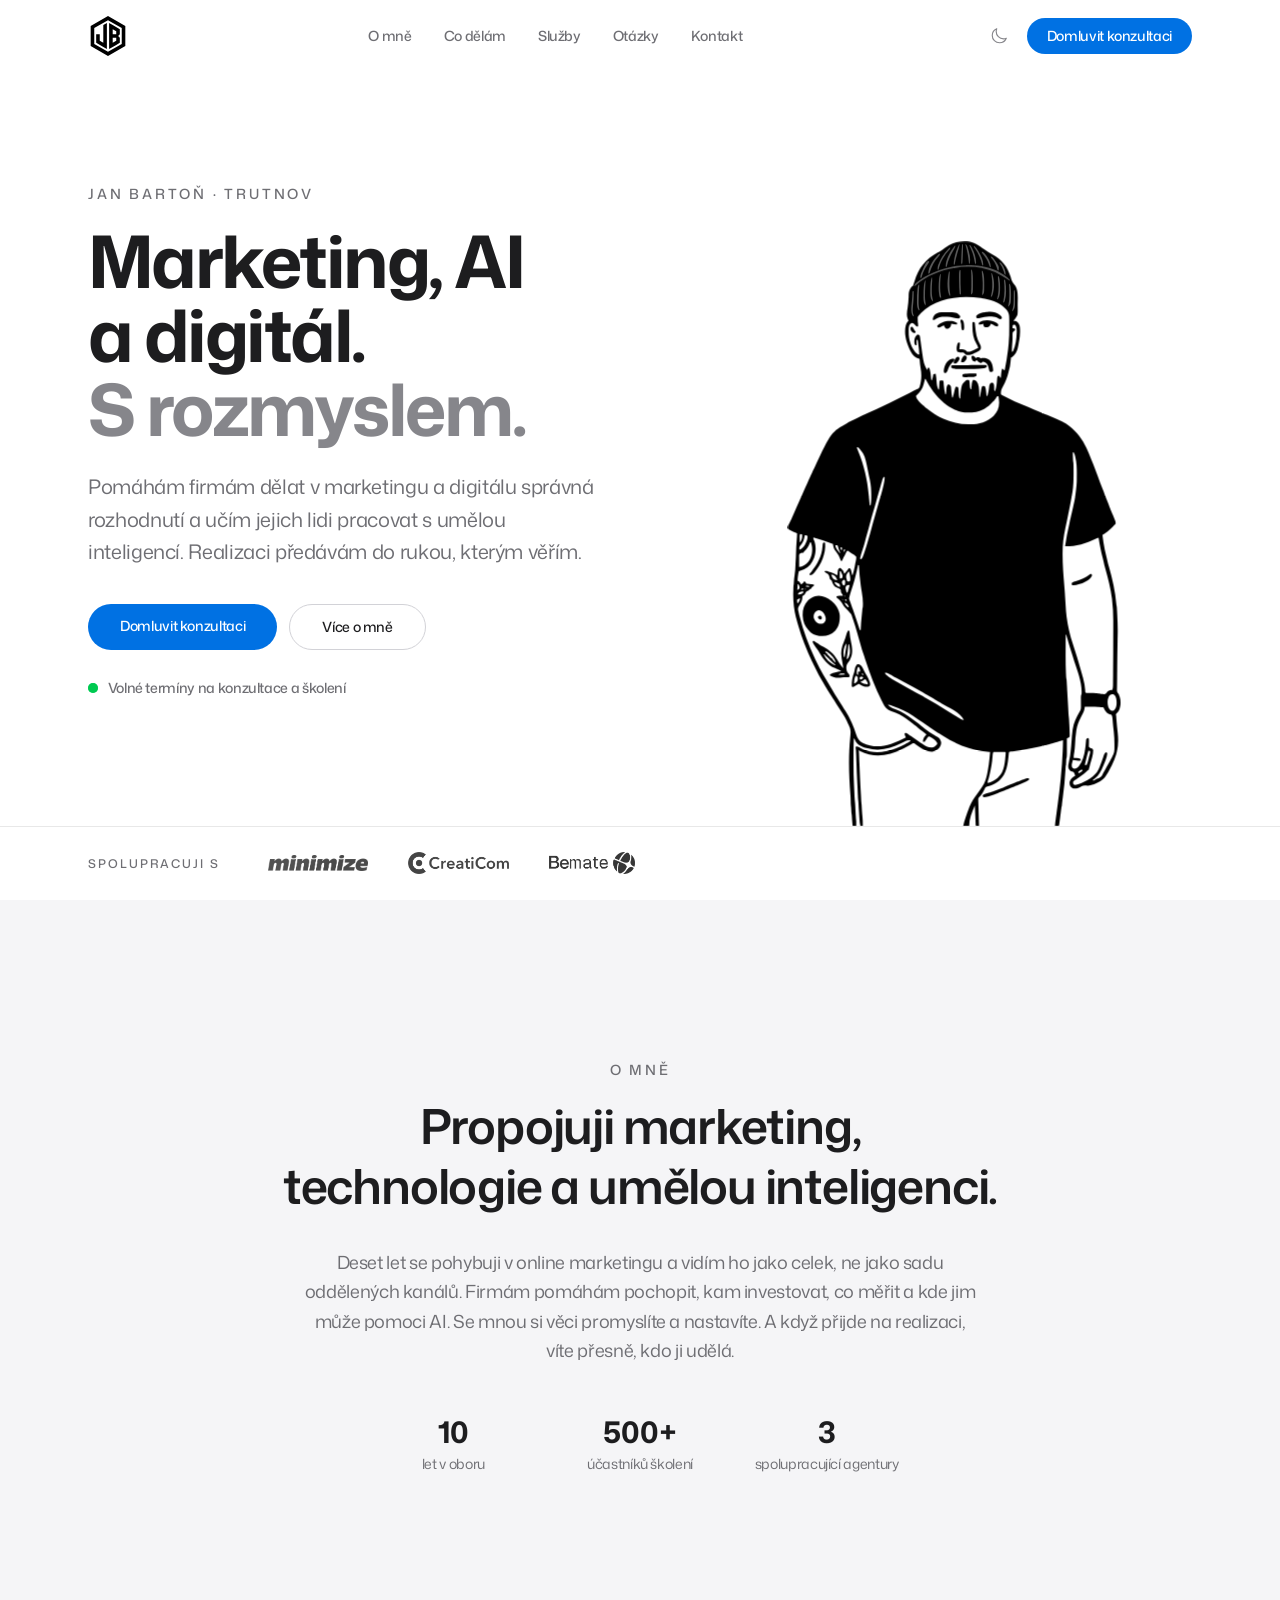
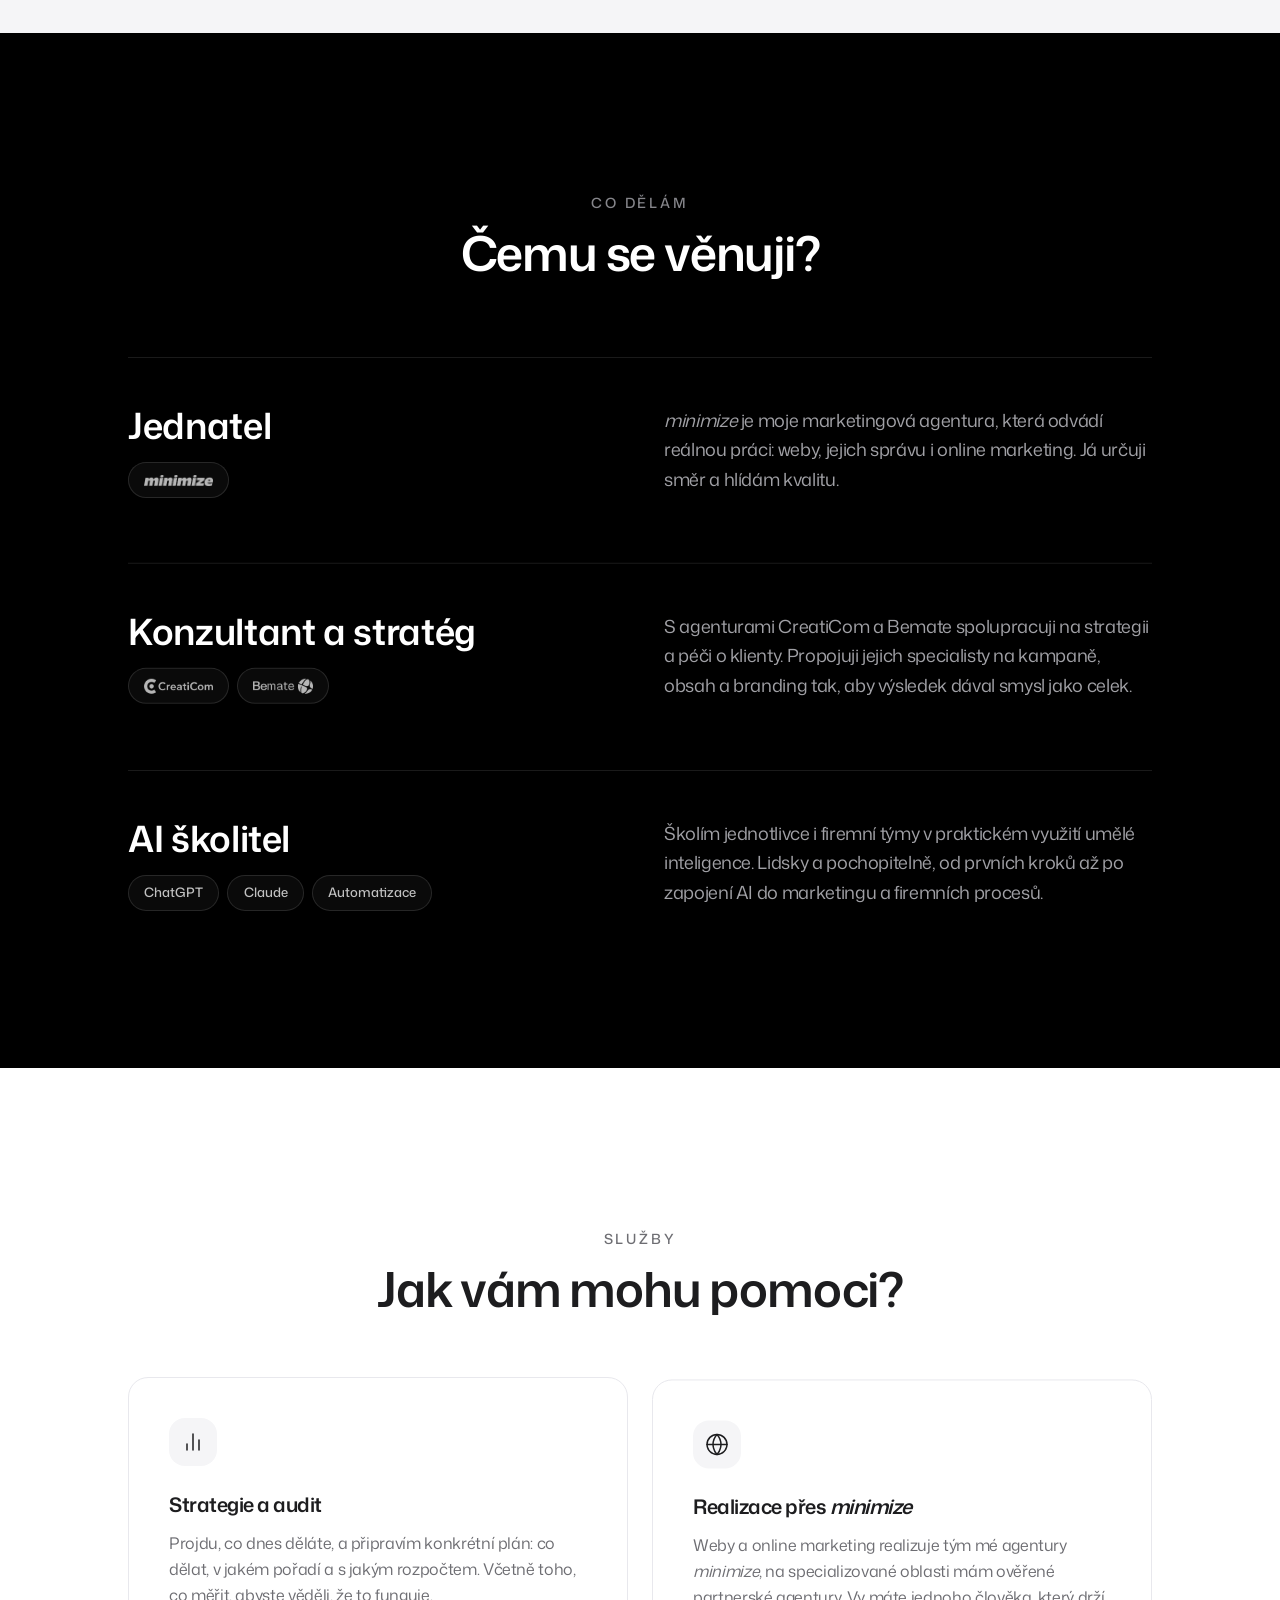
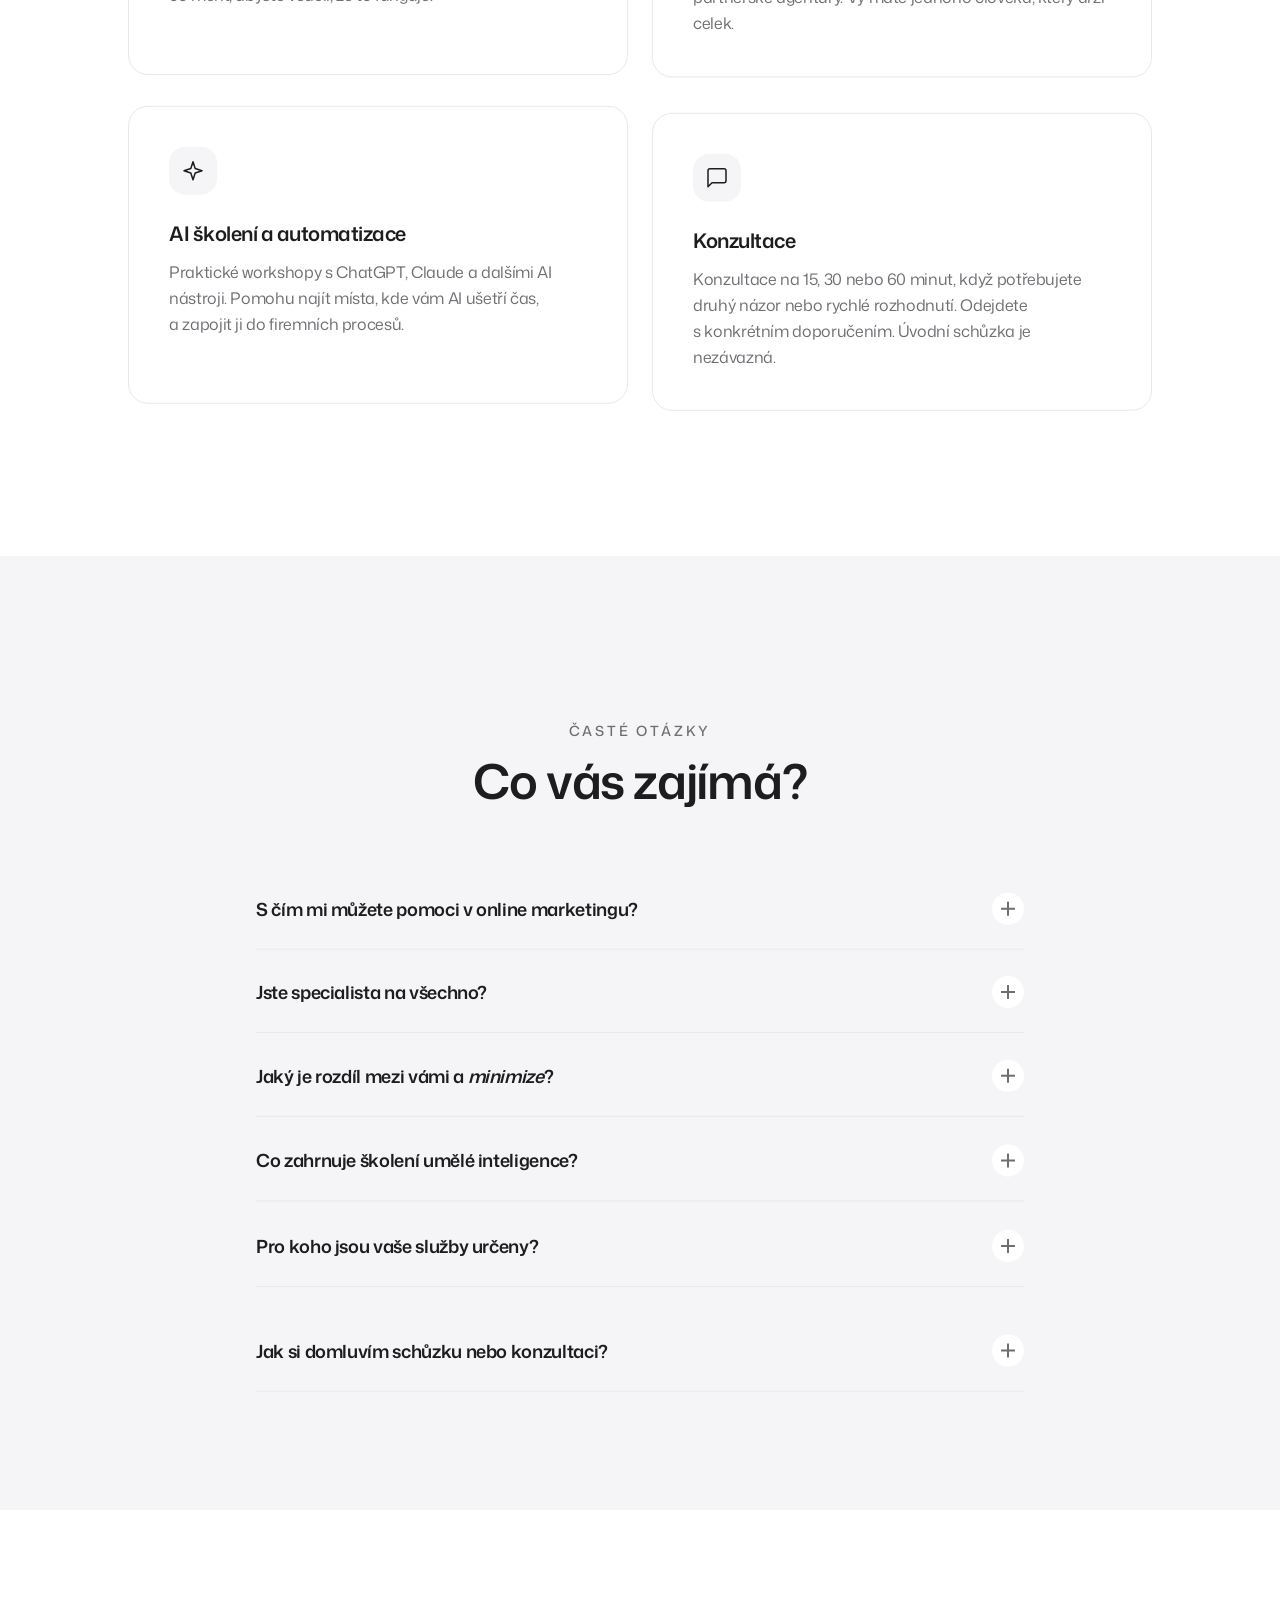
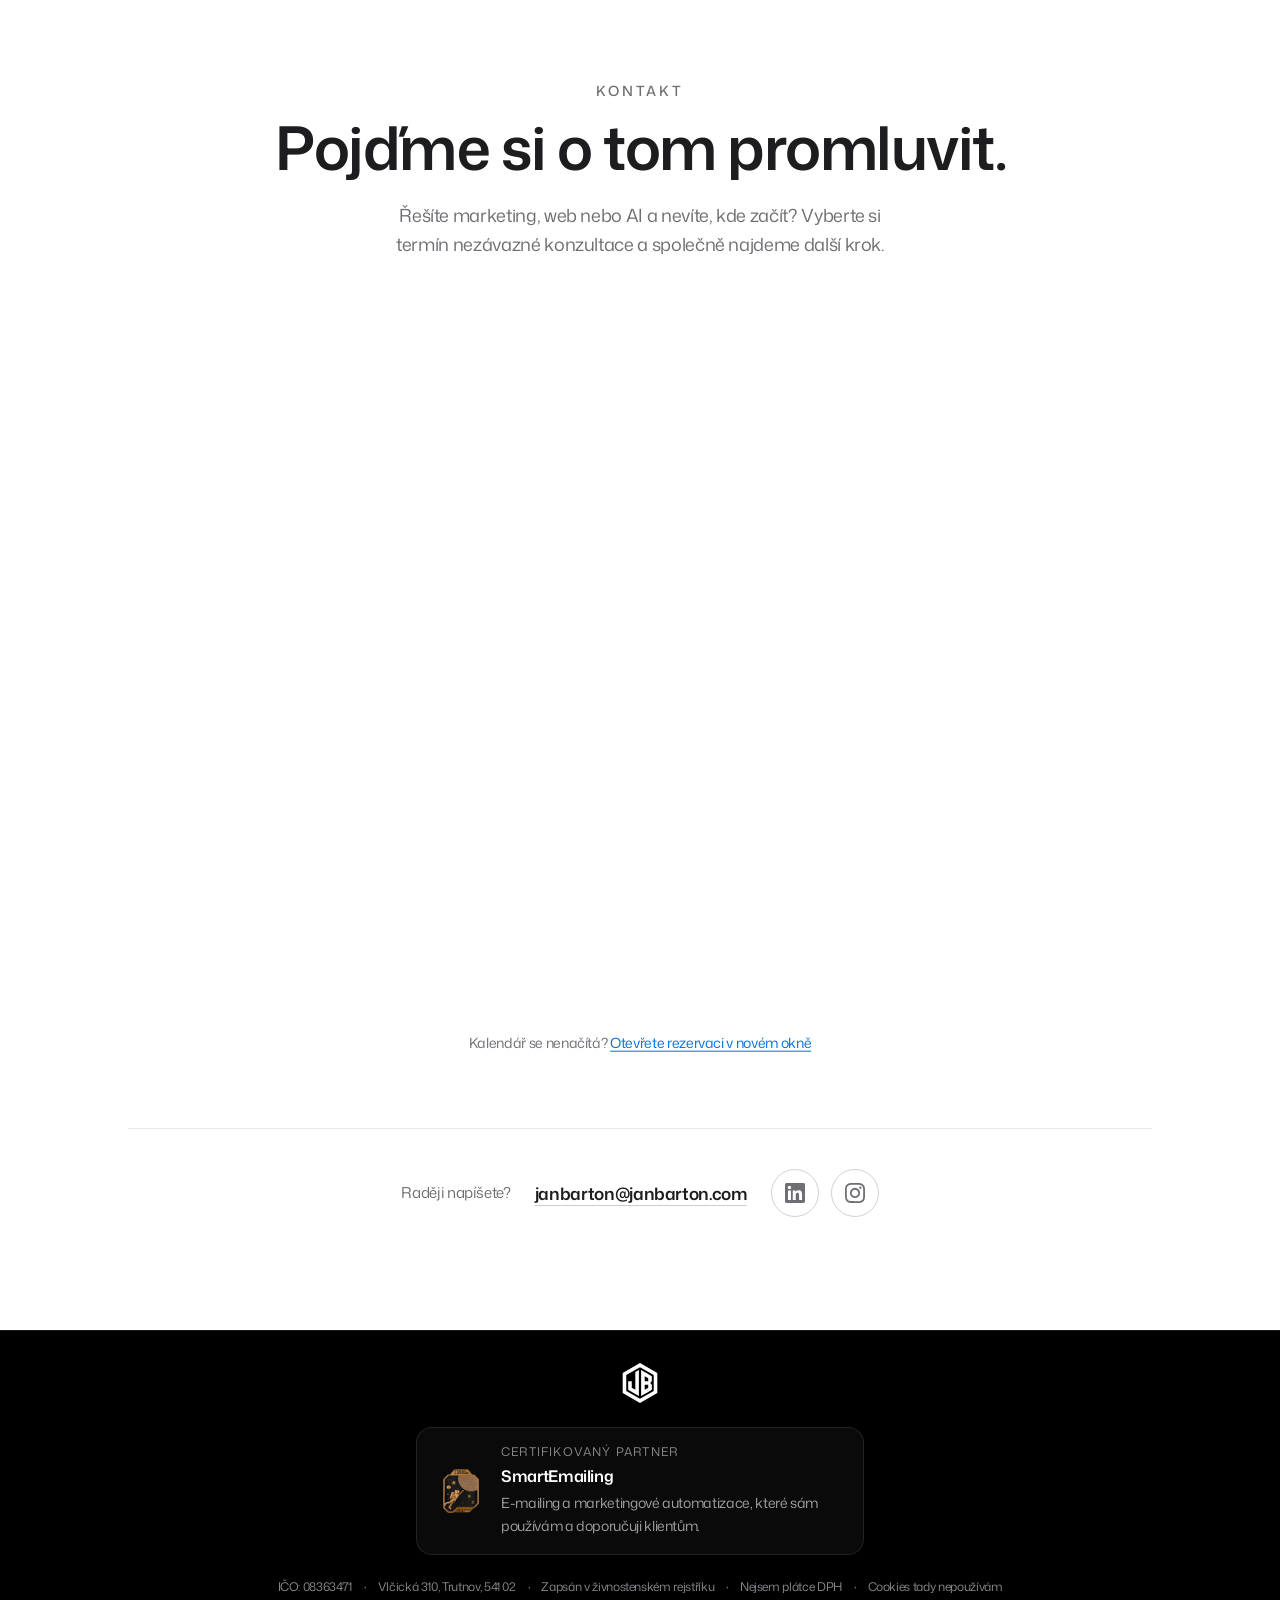
<file: index.html>
<!DOCTYPE html><!--1dl4Jmm3mFd2Io_cz2XsY--><html lang="cs" class="inter_991aebb-module__bYvC1W__variable"><head><meta charSet="utf-8"/><meta name="viewport" content="width=device-width, initial-scale=1"/><link rel="preload" href="/_next/static/media/mona-sans-latin-ext-wght-normal.woff2" as="font" crossorigin="" type="font/woff2"/><link rel="preload" href="/_next/static/media/mona-sans-latin-wght-normal.woff2" as="font" crossorigin="" type="font/woff2"/><link rel="preload" href="/images/logo.svg" as="image"/><link rel="preload" href="/images/Bronze.webp" as="image"/><link rel="stylesheet" href="/_next/static/chunks/47d79bdc0156938c.css" data-precedence="next"/><link rel="preload" as="script" fetchPriority="low" href="/_next/static/chunks/623a35daf8ac5ddb.js"/><script src="/_next/static/chunks/806bdb8e4a6a9b95.js" async=""></script><script src="/_next/static/chunks/d1e380e53588e373.js" async=""></script><script src="/_next/static/chunks/f2f58a7e93290fbb.js" async=""></script><script src="/_next/static/chunks/turbopack-8884b405076b151d.js" async=""></script><script src="/_next/static/chunks/ff1a16fafef87110.js" async=""></script><script src="/_next/static/chunks/d2be314c3ece3fbe.js" async=""></script><script src="/_next/static/chunks/7c92e96509cd355e.js" async=""></script><script src="/_next/static/chunks/8dcc18ef85d5a2da.js" async=""></script><link rel="preload" as="image" type="image/webp" imageSrcSet="/images/jan-barton-300w.webp 300w, /images/jan-barton-380w.webp 380w, /images/jan-barton-680w.webp 680w, /images/jan-barton-760w.webp 760w" imageSizes="(max-width: 1023px) 260px, 440px"/><link rel="preload" as="image" type="image/webp" href="/images/jan-barton-380w.webp" imageSrcSet="/images/jan-barton-300w.webp 300w, /images/jan-barton-380w.webp 380w, /images/jan-barton-680w.webp 680w, /images/jan-barton-760w.webp 760w" imageSizes="(max-width: 1023px) 260px, 440px"/><link rel="dns-prefetch" href="https://brain.janbarton.com"/><meta name="next-size-adjust" content=""/><title>Jan Bartoň – konzultant pro marketing, AI a digitální strategii</title><meta name="description" content="Jan Bartoň – konzultant pro marketing, AI a digitální strategii. Konzultace, strategie a školení umělé inteligence. Jednatel marketingové agentury minimize, spolupracuji s agenturami CreatiCom a Bemate."/><link rel="author" href="https://janbarton.com"/><meta name="author" content="Jan Bartoň"/><meta name="keywords" content="marketingový konzultant,digitální strategie,AI školení,umělá inteligence,online marketing,digitální marketing,marketing konzultace,automatizace,Jan Bartoň,minimize,CreatiCom,Bemate"/><meta name="creator" content="Jan Bartoň"/><meta name="robots" content="index, follow"/><meta name="googlebot" content="index, follow, max-video-preview:-1, max-image-preview:large, max-snippet:-1"/><link rel="canonical" href="https://janbarton.com/"/><meta property="og:title" content="Jan Bartoň – konzultant pro marketing, AI a digitální strategii"/><meta property="og:description" content="Konzultace, strategie a školení umělé inteligence. Pomáhám firmám dělat marketing a digitál s rozmyslem."/><meta property="og:url" content="https://janbarton.com/"/><meta property="og:site_name" content="Jan Bartoň"/><meta property="og:locale" content="cs_CZ"/><meta property="og:image" content="https://janbarton.com/images/og-image.png"/><meta property="og:image:width" content="1200"/><meta property="og:image:height" content="630"/><meta property="og:image:alt" content="Jan Bartoň – konzultant pro marketing a AI"/><meta property="og:type" content="website"/><meta name="twitter:card" content="summary_large_image"/><meta name="twitter:title" content="Jan Bartoň – marketing, AI a digitální strategie"/><meta name="twitter:description" content="Konzultace, strategie a školení umělé inteligence. Pomáhám firmám dělat marketing a digitál s rozmyslem."/><meta name="twitter:image" content="https://janbarton.com/images/og-image.png"/><link rel="icon" href="/favicon.ico?favicon.0b3bf435.ico" sizes="256x256" type="image/x-icon"/><link rel="icon" href="/images/logo.svg" type="image/svg+xml"/><link rel="apple-touch-icon" href="/images/logo.png"/><script>(function(){var d=document.documentElement;d.classList.add('jb-js');setTimeout(function(){if(!window.__jbh)d.classList.remove('jb-js')},4000);try{var t=localStorage.getItem('theme');if(t==='dark'||(!t&&window.matchMedia('(prefers-color-scheme: dark)').matches)){d.classList.add('dark')}}catch(e){}try{if(!window.matchMedia('(prefers-reduced-motion: reduce)').matches){d.classList.add('jb-draw');setTimeout(function(){if(!window.__jbDraw)d.classList.remove('jb-draw')},3500)}}catch(e){}})()</script><script src="/_next/static/chunks/a6dad97d9634a72d.js" noModule=""></script></head><body class="font-sans antialiased"><div hidden=""><!--$--><!--/$--></div><script type="application/ld+json">{"@context":"https://schema.org","@type":"Person","name":"Jan Bartoň","url":"https://janbarton.com","email":"janbarton@janbarton.com","image":"https://janbarton.com/images/jan-barton.png","jobTitle":"Konzultant pro marketing, AI a digitální strategii","description":"Konzultant a stratég pro online marketing, AI a digitál. Konzultace, strategie a školení umělé inteligence.","knowsAbout":["Online marketing","Marketingová strategie","Digitální strategie","Umělá inteligence","AI školení","Digitální marketing","Automatizace procesů","PPC kampaně","SEO optimalizace"],"worksFor":[{"@type":"Organization","name":"minimize","url":"https://mnmz.cz"},{"@type":"Organization","name":"CreatiCom","url":"https://creaticom.cz"},{"@type":"Organization","name":"Bemate","url":"https://bemate.cz"}],"sameAs":["https://www.linkedin.com/in/janbarton96/","https://www.instagram.com/barton.jpg/"],"nationality":{"@type":"Country","name":"Czech Republic"}}</script><script type="application/ld+json">{"@context":"https://schema.org","@type":"WebSite","name":"Jan Bartoň","url":"https://janbarton.com","description":"Jan Bartoň – konzultant pro marketing, AI a digitální strategii. Konzultace, strategie a školení umělé inteligence. Jednatel marketingové agentury minimize, spolupracuji s agenturami CreatiCom a Bemate.","inLanguage":"cs","author":{"@type":"Person","name":"Jan Bartoň"}}</script><script type="application/ld+json">{"@context":"https://schema.org","@type":"ProfessionalService","name":"Jan Bartoň – marketing, AI a digitální strategie","url":"https://janbarton.com","description":"Konzultace, strategie a školení v oblasti online marketingu, umělé inteligence a automatizace. Realizace přes agenturu minimize a partnerské agentury.","provider":{"@type":"Person","name":"Jan Bartoň"},"areaServed":{"@type":"Country","name":"Czech Republic"},"serviceType":["Strategie a audit","Realizace přes minimize","AI školení a automatizace","Konzultace"],"hasOfferCatalog":{"@type":"OfferCatalog","name":"Služby","itemListElement":[{"@type":"Offer","itemOffered":{"@type":"Service","name":"Strategie a audit","description":"Projdu, co dnes děláte, a připravím konkrétní plán: co dělat, v jakém pořadí a s jakým rozpočtem. Včetně toho, co měřit, abyste věděli, že to funguje."},"position":1},{"@type":"Offer","itemOffered":{"@type":"Service","name":"Realizace přes minimize","description":"Weby a online marketing realizuje tým mé agentury minimize, na specializované oblasti mám ověřené partnerské agentury. Vy máte jednoho člověka, který drží celek."},"position":2},{"@type":"Offer","itemOffered":{"@type":"Service","name":"AI školení a automatizace","description":"Praktické workshopy s ChatGPT, Claude a dalšími AI nástroji. Pomohu najít místa, kde vám AI ušetří čas, a zapojit ji do firemních procesů."},"position":3},{"@type":"Offer","itemOffered":{"@type":"Service","name":"Konzultace","description":"Konzultace na 15, 30 nebo 60 minut, když potřebujete druhý názor nebo rychlé rozhodnutí. Odejdete s konkrétním doporučením. Úvodní schůzka je nezávazná."},"position":4}]}}</script><script type="application/ld+json">{"@context":"https://schema.org","@type":"BreadcrumbList","itemListElement":[{"@type":"ListItem","position":1,"name":"Domů","item":"https://janbarton.com"}]}</script><script type="application/ld+json">{"@context":"https://schema.org","@type":"FAQPage","mainEntity":[{"@type":"Question","name":"S čím mi můžete pomoci v online marketingu?","acceptedAnswer":{"@type":"Answer","text":"Hlavně s rozhodováním. Kam investovat, které kanály dávají smysl, jak nastavit měření a jak poznat, že marketing funguje. Připravím strategii a pak pomohu najít správné lidi na realizaci, ať už v mé agentuře minimize, nebo u partnerů."}},{"@type":"Question","name":"Jste specialista na všechno?","acceptedAnswer":{"@type":"Answer","text":"Samozřejmě, že ne. Za roky praxe ale vidím marketing jako celek a vím, kdo je v čem nejlepší. Po mém boku stojí moje agentura minimize a partnerské agentury CreatiCom a Bemate, které se specializují na konkrétní oblasti, třeba PPC kampaně, obsah nebo branding."}},{"@type":"Question","name":"Jaký je rozdíl mezi vámi a minimize?","acceptedAnswer":{"@type":"Answer","text":"Já radím, nastavuji strategii a školím. minimize je moje marketingová agentura a její tým odvádí samotnou realizaci: weby, jejich správu i online marketing. Můžete začít konzultací se mnou a realizaci pak svěřit minimize nebo partnerským agenturám, podle toho, co dává smysl."}},{"@type":"Question","name":"Co zahrnuje školení umělé inteligence?","acceptedAnswer":{"@type":"Answer","text":"Školím jednotlivce i firemní týmy v praktickém využití AI nástrojů, od ChatGPT a dalších jazykových modelů přes AI v marketingu až po automatizaci pracovních procesů. Školení přizpůsobuji úrovni účastníků i oboru, ve kterém pracují."}},{"@type":"Question","name":"Pro koho jsou vaše služby určeny?","acceptedAnswer":{"@type":"Answer","text":"Pro firmy a podnikatele, kteří chtějí v digitálu dělat méně věcí, ale lépe. Od menších firem a e-shopů po týmy ve větších společnostech, které potřebují někoho, kdo rozumí marketingu i technologiím."}},{"@type":"Question","name":"Jak si domluvím schůzku nebo konzultaci?","acceptedAnswer":{"@type":"Answer","text":"Schůzku si snadno naplánujete přímo na mém webu v sekci Kontakt. Nabízím 15minutové, 30minutové i hodinové konzultace podle vašich potřeb. Úvodní schůzka je nezávazná."}}]}</script><nav class="fixed top-0 left-0 right-0 z-50 transition-all duration-300" style="background-color:transparent;backdrop-filter:none;-webkit-backdrop-filter:none;border-bottom:1px solid transparent"><div class="mx-auto flex max-w-6xl items-center justify-between px-6 transition-all duration-300" style="height:72px"><a href="#" class="flex items-center transition-opacity hover:opacity-60" aria-label="Jan Bartoň – úvod"><img src="/images/logo.svg" alt="" class="transition-all duration-300 dark:invert" style="height:40px;width:40px"/></a><div class="hidden items-center gap-8 sm:flex"><a href="#about" class="text-sm font-medium text-gray-600 transition-colors hover:text-gray-900 dark:text-gray-400 dark:hover:text-white">O mně</a><a href="#roles" class="text-sm font-medium text-gray-600 transition-colors hover:text-gray-900 dark:text-gray-400 dark:hover:text-white">Co dělám</a><a href="#services" class="text-sm font-medium text-gray-600 transition-colors hover:text-gray-900 dark:text-gray-400 dark:hover:text-white">Služby</a><a href="#faq" class="text-sm font-medium text-gray-600 transition-colors hover:text-gray-900 dark:text-gray-400 dark:hover:text-white">Otázky</a><a href="#contact" class="text-sm font-medium text-gray-600 transition-colors hover:text-gray-900 dark:text-gray-400 dark:hover:text-white">Kontakt</a></div><div class="flex items-center gap-3"><button class="flex h-8 w-8 items-center justify-center rounded-full text-gray-500 transition-colors hover:text-gray-900 dark:text-gray-400 dark:hover:text-white" aria-label="Přepnout na tmavý režim"><svg class="h-[18px] w-[18px]" fill="none" viewBox="0 0 24 24" stroke="currentColor" stroke-width="1.5"><path stroke-linecap="round" stroke-linejoin="round" d="M21.752 15.002A9.72 9.72 0 0 1 18 15.75c-5.385 0-9.75-4.365-9.75-9.75 0-1.33.266-2.597.748-3.752A9.753 9.753 0 0 0 3 11.25C3 16.635 7.365 21 12.75 21a9.753 9.753 0 0 0 9.002-5.998Z"></path></svg></button><a href="#hovor" class="jb-nav-cta rounded-full bg-accent py-2 text-sm font-medium text-white transition-all duration-300 hover:bg-accent-hover"><span class="jb-cta-s">Konzultace</span><span class="jb-cta-l">Domluvit konzultaci</span></a><button type="button" class="jb-burger" aria-expanded="false" aria-label="Otevřít menu"><svg width="20" height="20" viewBox="0 0 24 24" fill="none" stroke="currentColor" stroke-width="1.5" stroke-linecap="round" aria-hidden="true"><path d="M4 7h16M4 12h16M4 17h16"></path></svg></button></div></div></nav><main><section class="relative flex min-h-screen flex-col overflow-hidden"><div class="pointer-events-none absolute inset-0 overflow-hidden"><div class="absolute rounded-full" style="width:500px;height:500px;left:15%;top:20%;background:radial-gradient(circle, rgba(0, 113, 227, 0.08) 0%, transparent 70%);filter:blur(40px);opacity:0;transform:scale(0.8)"></div><div class="absolute rounded-full" style="width:400px;height:400px;left:75%;top:60%;background:radial-gradient(circle, rgba(88, 86, 214, 0.07) 0%, transparent 70%);filter:blur(40px);opacity:0;transform:scale(0.8)"></div><div class="absolute rounded-full" style="width:350px;height:350px;left:60%;top:10%;background:radial-gradient(circle, rgba(0, 113, 227, 0.05) 0%, transparent 70%);filter:blur(40px);opacity:0;transform:scale(0.8)"></div><div class="absolute rounded-full" style="width:300px;height:300px;left:30%;top:70%;background:radial-gradient(circle, rgba(175, 82, 222, 0.06) 0%, transparent 70%);filter:blur(40px);opacity:0;transform:scale(0.8)"></div></div><div class="jb-hero-main relative z-10 mx-auto w-full max-w-6xl px-6"><div class="jb-hero-text text-center lg:text-left" style="opacity:1;transform:none"><div class="flex flex-col items-center lg:items-start"><p class="jb-hero-eyebrow text-sm font-medium uppercase tracking-[0.2em] text-gray-600 dark:text-gray-400" style="opacity:0;transform:translateY(30px)">Jan Bartoň · Trutnov</p><h1 class="jb-hero-h1 text-gray-900 dark:text-white" style="opacity:0;transform:translateY(30px)">Marketing, AI a digitál.<br/><span>S rozmyslem.</span></h1><p class="jb-hero-lead text-lg leading-relaxed text-gray-600 dark:text-gray-400 sm:text-xl" style="opacity:0;transform:translateY(30px)">Pomáhám firmám dělat v marketingu a digitálu správná rozhodnutí a učím jejich lidi pracovat s umělou inteligencí. Realizaci předávám do rukou, kterým věřím.</p><div class="jb-hero-ctas" style="opacity:0;transform:translateY(30px)"><a href="#hovor" class="rounded-full bg-accent px-8 py-3 text-sm font-medium text-white transition-all duration-300 hover:bg-accent-hover hover:shadow-lg hover:shadow-accent/25 dark:hover:shadow-accent/15">Domluvit konzultaci</a><a href="#about" class="rounded-full border border-gray-300 px-8 py-3 text-sm font-medium text-gray-900 transition-all duration-300 hover:border-gray-900 dark:border-white/20 dark:text-white dark:hover:border-white">Více o mně</a></div><a href="#hovor" class="jb-hero-status" style="opacity:0"><span class="relative flex h-2.5 w-2.5"><span class="absolute inline-flex h-full w-full animate-ping rounded-full bg-green-400 opacity-75"></span><span class="relative inline-flex h-2.5 w-2.5 rounded-full bg-green-500"></span></span><span class="text-sm font-medium text-gray-600 dark:text-gray-400">Volné termíny na konzultace a školení</span></a></div></div><div class="jb-hero-photo" style="opacity:0;transform:translateY(40px)"><picture><source type="image/webp" srcSet="/images/jan-barton-300w.webp 300w, /images/jan-barton-380w.webp 380w, /images/jan-barton-680w.webp 680w, /images/jan-barton-760w.webp 760w" sizes="(max-width: 1023px) 260px, 440px"/><source type="image/png" srcSet="/images/jan-barton-300w.png 300w, /images/jan-barton-380w.png 380w, /images/jan-barton-680w.png 680w, /images/jan-barton-760w.png 760w" sizes="(max-width: 1023px) 260px, 440px"/><img src="/images/jan-barton-380w.webp" alt="Jan Bartoň – konzultant pro marketing, AI a digitální strategii" width="380" height="521" fetchPriority="high"/></picture></div></div><div class="jb-hero-strip relative z-10"><div class="jb-hero-strip-in mx-auto w-full max-w-6xl"><span class="jb-hero-strip-label">Spolupracuji s</span><div class="jb-logos"><a href="https://mnmz.cz" target="_blank" rel="noopener noreferrer" class="jb-logo" aria-label="minimize"><img src="/images/partners/minimize.webp" alt="minimize" width="137" height="22" loading="lazy"/></a><a href="https://creaticom.cz" target="_blank" rel="noopener noreferrer" class="jb-logo" aria-label="CreatiCom"><img src="/images/partners/creaticom.webp" alt="CreatiCom" width="110" height="24" loading="lazy"/></a><a href="https://bemate.cz" target="_blank" rel="noopener noreferrer" class="jb-logo jb-logo-mono" aria-label="Bemate"><img src="/images/partners/bemate.webp" alt="Bemate" width="95" height="24" loading="lazy"/></a></div></div></div></section><section id="about" class="bg-gray-100 px-6 py-24 dark:bg-gray-900/50 sm:py-32 lg:py-40"><div class="mx-auto max-w-4xl text-center"><div style="opacity:0;transform:translateY(60px)"><p class="mb-4 text-sm font-medium uppercase tracking-[0.2em] text-gray-600 dark:text-gray-400">O mně</p><h2 class="mb-8 text-3xl font-semibold leading-tight tracking-tight text-gray-900 dark:text-white sm:text-4xl md:text-5xl">Propojuji marketing,<br/>technologie a umělou inteligenci.</h2></div><div style="opacity:0;transform:translateY(60px)"><p class="mx-auto max-w-2xl text-lg leading-relaxed text-gray-600 dark:text-gray-400">Deset let se pohybuji v online marketingu a vidím ho jako celek, ne jako sadu oddělených kanálů. Firmám pomáhám pochopit, kam investovat, co měřit a kde jim může pomoci AI. Se mnou si věci promyslíte a nastavíte. A když přijde na realizaci, víte přesně, kdo ji udělá.</p></div><div style="opacity:0;transform:translateY(60px)"><div class="jb-stats text-sm text-gray-600 dark:text-gray-400"><div class="text-center"><p class="text-3xl font-bold text-gray-900 dark:text-white">10</p><p class="mt-1">let v oboru</p></div><div class="text-center"><p class="text-3xl font-bold text-gray-900 dark:text-white">500+</p><p class="mt-1">účastníků školení</p></div><div class="text-center"><p class="text-3xl font-bold text-gray-900 dark:text-white">3</p><p class="mt-1">spolupracující agentury</p></div></div></div></div></section><section id="roles" class="bg-black px-6 py-24 sm:py-32 lg:py-40"><div class="mx-auto max-w-5xl"><div style="opacity:0;transform:translateY(60px)"><p class="mb-4 text-center text-sm font-medium uppercase tracking-[0.2em] text-gray-500">Co dělám</p><h2 class="mb-20 text-center text-3xl font-semibold tracking-tight text-white sm:text-4xl md:text-5xl">Čemu se věnuji?</h2></div><div class="jb-roles"><div style="opacity:0;transform:translateY(60px)"><div class="group relative border-t border-white/10 pt-8 sm:pt-12"><div class="grid gap-6 sm:grid-cols-2 sm:gap-12"><div><h3 class="text-2xl font-semibold text-white sm:text-3xl md:text-4xl">Jednatel</h3><div class="jb-chips"><a href="https://mnmz.cz" target="_blank" rel="noopener noreferrer" class="jb-chip" aria-label="minimize"><img src="/images/partners/minimize.webp" alt="minimize" width="93" height="15" loading="lazy"/></a></div></div><p class="text-lg leading-relaxed text-gray-400"><em>minimize</em> je moje marketingová agentura, která odvádí reálnou práci: weby, jejich správu i online marketing. Já určuji směr a hlídám kvalitu.</p></div></div></div><div style="opacity:0;transform:translateY(60px)"><div class="group relative border-t border-white/10 pt-8 sm:pt-12"><div class="grid gap-6 sm:grid-cols-2 sm:gap-12"><div><h3 class="text-2xl font-semibold text-white sm:text-3xl md:text-4xl">Konzultant a stratég</h3><div class="jb-chips"><a href="https://creaticom.cz" target="_blank" rel="noopener noreferrer" class="jb-chip" aria-label="CreatiCom"><img src="/images/partners/creaticom.webp" alt="CreatiCom" width="69" height="15" loading="lazy"/></a><a href="https://bemate.cz" target="_blank" rel="noopener noreferrer" class="jb-chip" aria-label="Bemate"><img src="/images/partners/bemate.webp" alt="Bemate" width="59" height="15" loading="lazy"/></a></div></div><p class="text-lg leading-relaxed text-gray-400">S agenturami CreatiCom a Bemate spolupracuji na strategii a péči o klienty. Propojuji jejich specialisty na kampaně, obsah a branding tak, aby výsledek dával smysl jako celek.</p></div></div></div><div style="opacity:0;transform:translateY(60px)"><div class="group relative border-t border-white/10 pt-8 sm:pt-12"><div class="grid gap-6 sm:grid-cols-2 sm:gap-12"><div><h3 class="text-2xl font-semibold text-white sm:text-3xl md:text-4xl">AI školitel</h3><div class="jb-chips"><span class="jb-chip jb-chip-static jb-chip-text">ChatGPT</span><span class="jb-chip jb-chip-static jb-chip-text">Claude</span><span class="jb-chip jb-chip-static jb-chip-text">Automatizace</span></div></div><p class="text-lg leading-relaxed text-gray-400">Školím jednotlivce i firemní týmy v praktickém využití umělé inteligence. Lidsky a pochopitelně, od prvních kroků až po zapojení AI do marketingu a firemních procesů.</p></div></div></div></div></div></section><section id="services" class="px-6 py-24 sm:py-32 lg:py-40"><div class="mx-auto max-w-5xl"><div style="opacity:0;transform:translateY(60px)"><p class="mb-4 text-center text-sm font-medium uppercase tracking-[0.2em] text-gray-600 dark:text-gray-400">Služby</p><h2 class="mb-16 text-center text-3xl font-semibold tracking-tight text-gray-900 dark:text-white sm:text-4xl md:text-5xl">Jak vám mohu pomoci?</h2></div><div class="grid gap-6 sm:grid-cols-2"><div class="h-full" style="opacity:0;transform:translateY(60px)"><div class="relative overflow-hidden rounded-[var(--radius-card)] h-full border border-gray-200 bg-white dark:border-white/10 dark:bg-white/5"><div class="pointer-events-none absolute inset-0 z-10 transition-opacity duration-500" style="opacity:0;background:radial-gradient(600px circle at 0px 0px, rgba(0,113,227,0.06), transparent 40%)"></div><div class="relative z-20 h-full"><div class="flex h-full flex-col p-8 sm:p-10"><div class="mb-6 flex h-12 w-12 items-center justify-center rounded-2xl bg-gray-100 dark:bg-white/10"><svg class="h-6 w-6 text-gray-900 dark:text-white" viewBox="0 0 24 24" fill="none" stroke="currentColor" stroke-width="1.5" stroke-linecap="round" stroke-linejoin="round" xmlns="http://www.w3.org/2000/svg"><line x1="18" y1="20" x2="18" y2="10"></line><line x1="12" y1="20" x2="12" y2="4"></line><line x1="6" y1="20" x2="6" y2="14"></line></svg></div><h3 class="mb-3 text-xl font-semibold tracking-tight text-gray-900 dark:text-white">Strategie a audit</h3><p class="text-base leading-relaxed text-gray-600 dark:text-gray-400">Projdu, co dnes děláte, a připravím konkrétní plán: co dělat, v jakém pořadí a s jakým rozpočtem. Včetně toho, co měřit, abyste věděli, že to funguje.</p></div></div></div></div><div class="h-full" style="opacity:0;transform:translateY(60px)"><div class="relative overflow-hidden rounded-[var(--radius-card)] h-full border border-gray-200 bg-white dark:border-white/10 dark:bg-white/5"><div class="pointer-events-none absolute inset-0 z-10 transition-opacity duration-500" style="opacity:0;background:radial-gradient(600px circle at 0px 0px, rgba(0,113,227,0.06), transparent 40%)"></div><div class="relative z-20 h-full"><div class="flex h-full flex-col p-8 sm:p-10"><div class="mb-6 flex h-12 w-12 items-center justify-center rounded-2xl bg-gray-100 dark:bg-white/10"><svg class="h-6 w-6 text-gray-900 dark:text-white" viewBox="0 0 24 24" fill="none" stroke="currentColor" stroke-width="1.5" stroke-linecap="round" stroke-linejoin="round" xmlns="http://www.w3.org/2000/svg"><circle cx="12" cy="12" r="10"></circle><line x1="2" y1="12" x2="22" y2="12"></line><path d="M12 2a15.3 15.3 0 014 10 15.3 15.3 0 01-4 10 15.3 15.3 0 01-4-10 15.3 15.3 0 014-10z"></path></svg></div><h3 class="mb-3 text-xl font-semibold tracking-tight text-gray-900 dark:text-white">Realizace přes <em>minimize</em></h3><p class="text-base leading-relaxed text-gray-600 dark:text-gray-400">Weby a online marketing realizuje tým mé agentury <em>minimize</em>, na specializované oblasti mám ověřené partnerské agentury. Vy máte jednoho člověka, který drží celek.</p></div></div></div></div><div class="h-full" style="opacity:0;transform:translateY(60px)"><div class="relative overflow-hidden rounded-[var(--radius-card)] h-full border border-gray-200 bg-white dark:border-white/10 dark:bg-white/5"><div class="pointer-events-none absolute inset-0 z-10 transition-opacity duration-500" style="opacity:0;background:radial-gradient(600px circle at 0px 0px, rgba(0,113,227,0.06), transparent 40%)"></div><div class="relative z-20 h-full"><div class="flex h-full flex-col p-8 sm:p-10"><div class="mb-6 flex h-12 w-12 items-center justify-center rounded-2xl bg-gray-100 dark:bg-white/10"><svg class="h-6 w-6 text-gray-900 dark:text-white" viewBox="0 0 24 24" fill="none" stroke="currentColor" stroke-width="1.5" stroke-linecap="round" stroke-linejoin="round" xmlns="http://www.w3.org/2000/svg"><path d="M12 3l2.2 6.8L21 12l-6.8 2.2L12 21l-2.2-6.8L3 12l6.8-2.2z"></path></svg></div><h3 class="mb-3 text-xl font-semibold tracking-tight text-gray-900 dark:text-white">AI školení a automatizace</h3><p class="text-base leading-relaxed text-gray-600 dark:text-gray-400">Praktické workshopy s ChatGPT, Claude a dalšími AI nástroji. Pomohu najít místa, kde vám AI ušetří čas, a zapojit ji do firemních procesů.</p></div></div></div></div><div class="h-full" style="opacity:0;transform:translateY(60px)"><div class="relative overflow-hidden rounded-[var(--radius-card)] h-full border border-gray-200 bg-white dark:border-white/10 dark:bg-white/5"><div class="pointer-events-none absolute inset-0 z-10 transition-opacity duration-500" style="opacity:0;background:radial-gradient(600px circle at 0px 0px, rgba(0,113,227,0.06), transparent 40%)"></div><div class="relative z-20 h-full"><div class="flex h-full flex-col p-8 sm:p-10"><div class="mb-6 flex h-12 w-12 items-center justify-center rounded-2xl bg-gray-100 dark:bg-white/10"><svg class="h-6 w-6 text-gray-900 dark:text-white" viewBox="0 0 24 24" fill="none" stroke="currentColor" stroke-width="1.5" stroke-linecap="round" stroke-linejoin="round" xmlns="http://www.w3.org/2000/svg"><path d="M21 15a2 2 0 01-2 2H7l-4 4V5a2 2 0 012-2h14a2 2 0 012 2v10z"></path></svg></div><h3 class="mb-3 text-xl font-semibold tracking-tight text-gray-900 dark:text-white">Konzultace</h3><p class="text-base leading-relaxed text-gray-600 dark:text-gray-400">Konzultace na 15, 30 nebo 60 minut, když potřebujete druhý názor nebo rychlé rozhodnutí. Odejdete s konkrétním doporučením. Úvodní schůzka je nezávazná.</p></div></div></div></div></div></div></section><section id="faq" class="bg-gray-100 px-6 py-24 dark:bg-gray-900/50 sm:py-32 lg:py-40"><div class="mx-auto max-w-3xl"><div style="opacity:0;transform:translateY(60px)"><p class="mb-4 text-center text-sm font-medium uppercase tracking-[0.2em] text-gray-600 dark:text-gray-400">Časté otázky</p><h2 class="mb-16 text-center text-3xl font-semibold tracking-tight text-gray-900 dark:text-white sm:text-4xl md:text-5xl">Co vás zajímá?</h2></div><div><div style="opacity:0;transform:translateY(60px)"><div class="border-b border-gray-200 dark:border-white/10"><h3 class="text-base font-semibold sm:text-lg"><button type="button" id="faq-q-0" class="flex w-full items-center justify-between py-6 text-left text-gray-900 transition-colors hover:text-accent dark:text-white" aria-expanded="false"><span class="pr-8">S čím mi můžete pomoci v online marketingu?</span><span class="flex h-8 w-8 flex-shrink-0 items-center justify-center rounded-full bg-white text-gray-600 dark:bg-white/10 dark:text-gray-400" aria-hidden="true"><svg width="14" height="14" viewBox="0 0 14 14" fill="none" class="stroke-current" stroke-width="2" stroke-linecap="round"><line x1="7" y1="0" x2="7" y2="14"></line><line x1="0" y1="7" x2="14" y2="7"></line></svg></span></button></h3></div></div><div style="opacity:0;transform:translateY(60px)"><div class="border-b border-gray-200 dark:border-white/10"><h3 class="text-base font-semibold sm:text-lg"><button type="button" id="faq-q-1" class="flex w-full items-center justify-between py-6 text-left text-gray-900 transition-colors hover:text-accent dark:text-white" aria-expanded="false"><span class="pr-8">Jste specialista na všechno?</span><span class="flex h-8 w-8 flex-shrink-0 items-center justify-center rounded-full bg-white text-gray-600 dark:bg-white/10 dark:text-gray-400" aria-hidden="true"><svg width="14" height="14" viewBox="0 0 14 14" fill="none" class="stroke-current" stroke-width="2" stroke-linecap="round"><line x1="7" y1="0" x2="7" y2="14"></line><line x1="0" y1="7" x2="14" y2="7"></line></svg></span></button></h3></div></div><div style="opacity:0;transform:translateY(60px)"><div class="border-b border-gray-200 dark:border-white/10"><h3 class="text-base font-semibold sm:text-lg"><button type="button" id="faq-q-2" class="flex w-full items-center justify-between py-6 text-left text-gray-900 transition-colors hover:text-accent dark:text-white" aria-expanded="false"><span class="pr-8">Jaký je rozdíl mezi vámi a <em>minimize</em>?</span><span class="flex h-8 w-8 flex-shrink-0 items-center justify-center rounded-full bg-white text-gray-600 dark:bg-white/10 dark:text-gray-400" aria-hidden="true"><svg width="14" height="14" viewBox="0 0 14 14" fill="none" class="stroke-current" stroke-width="2" stroke-linecap="round"><line x1="7" y1="0" x2="7" y2="14"></line><line x1="0" y1="7" x2="14" y2="7"></line></svg></span></button></h3></div></div><div style="opacity:0;transform:translateY(60px)"><div class="border-b border-gray-200 dark:border-white/10"><h3 class="text-base font-semibold sm:text-lg"><button type="button" id="faq-q-3" class="flex w-full items-center justify-between py-6 text-left text-gray-900 transition-colors hover:text-accent dark:text-white" aria-expanded="false"><span class="pr-8">Co zahrnuje školení umělé inteligence?</span><span class="flex h-8 w-8 flex-shrink-0 items-center justify-center rounded-full bg-white text-gray-600 dark:bg-white/10 dark:text-gray-400" aria-hidden="true"><svg width="14" height="14" viewBox="0 0 14 14" fill="none" class="stroke-current" stroke-width="2" stroke-linecap="round"><line x1="7" y1="0" x2="7" y2="14"></line><line x1="0" y1="7" x2="14" y2="7"></line></svg></span></button></h3></div></div><div style="opacity:0;transform:translateY(60px)"><div class="border-b border-gray-200 dark:border-white/10"><h3 class="text-base font-semibold sm:text-lg"><button type="button" id="faq-q-4" class="flex w-full items-center justify-between py-6 text-left text-gray-900 transition-colors hover:text-accent dark:text-white" aria-expanded="false"><span class="pr-8">Pro koho jsou vaše služby určeny?</span><span class="flex h-8 w-8 flex-shrink-0 items-center justify-center rounded-full bg-white text-gray-600 dark:bg-white/10 dark:text-gray-400" aria-hidden="true"><svg width="14" height="14" viewBox="0 0 14 14" fill="none" class="stroke-current" stroke-width="2" stroke-linecap="round"><line x1="7" y1="0" x2="7" y2="14"></line><line x1="0" y1="7" x2="14" y2="7"></line></svg></span></button></h3></div></div><div style="opacity:0;transform:translateY(60px)"><div class="border-b border-gray-200 dark:border-white/10"><h3 class="text-base font-semibold sm:text-lg"><button type="button" id="faq-q-5" class="flex w-full items-center justify-between py-6 text-left text-gray-900 transition-colors hover:text-accent dark:text-white" aria-expanded="false"><span class="pr-8">Jak si domluvím schůzku nebo konzultaci?</span><span class="flex h-8 w-8 flex-shrink-0 items-center justify-center rounded-full bg-white text-gray-600 dark:bg-white/10 dark:text-gray-400" aria-hidden="true"><svg width="14" height="14" viewBox="0 0 14 14" fill="none" class="stroke-current" stroke-width="2" stroke-linecap="round"><line x1="7" y1="0" x2="7" y2="14"></line><line x1="0" y1="7" x2="14" y2="7"></line></svg></span></button></h3></div></div></div></div></section><section id="contact" class="bg-white px-6 py-24 dark:bg-black sm:py-32 lg:py-40"><div class="mx-auto max-w-5xl"><div class="text-center" style="opacity:0;transform:translateY(60px)"><p class="mb-4 text-sm font-medium uppercase tracking-[0.2em] text-gray-600 dark:text-gray-400">Kontakt</p><h2 class="mb-6 text-3xl font-semibold tracking-tight text-gray-900 dark:text-white sm:text-4xl md:text-5xl lg:text-6xl">Pojďme si o tom promluvit.</h2><p class="jb-contact-lead mx-auto max-w-lg text-lg leading-relaxed text-gray-600 dark:text-gray-400">Řešíte marketing, web nebo AI a nevíte, kde začít? Vyberte si termín nezávazné konzultace a společně najdeme další krok.</p></div><div style="opacity:0;transform:translateY(60px)"><div id="hovor" class="jb-booking"><div class="relative overflow-hidden rounded-2xl"><div class="flex animate-pulse flex-col items-center gap-6 py-12"><div class="h-10 w-10 rounded-full bg-gray-200 dark:bg-white/10"></div><div class="h-4 w-48 rounded bg-gray-200 dark:bg-white/10"></div><div class="mt-4 space-y-3 w-full max-w-md"><div class="h-12 rounded-lg bg-gray-200 dark:bg-white/10"></div><div class="h-12 rounded-lg bg-gray-200 dark:bg-white/10"></div><div class="h-12 rounded-lg bg-gray-200 dark:bg-white/10"></div></div><div class="mt-2 h-3 w-32 rounded bg-gray-100 dark:bg-white/5"></div></div><iframe src="https://brain.janbarton.com/hovor/janbarton?embed=1&amp;theme=light&amp;accent=000000" title="Rezervace konzultace" loading="lazy" style="height:700px;color-scheme:light" class="block w-full border-0 transition-opacity duration-500 absolute inset-0 opacity-0"></iframe></div><p class="jb-fallback">Kalendář se nenačítá? <a href="https://brain.janbarton.com/hovor/janbarton" target="_blank" rel="noopener noreferrer">Otevřete rezervaci v novém okně</a></p></div></div><div style="opacity:0;transform:translateY(60px)"><div class="jb-contact-alt"><span class="jb-contact-label">Raději napíšete?</span><a href="mailto:janbarton@janbarton.com" class="jb-mail">janbarton@janbarton.com</a><div class="jb-socials"><div class="inline-block" style="transform:none"><a class="inline-flex items-center justify-center gap-3 rounded-full transition-all duration-300 jb-social" aria-label="Profil na LinkedIn" href="https://www.linkedin.com/in/janbarton96/" target="_blank" rel="noopener noreferrer"><svg class="jb-social-ic" viewBox="0 0 24 24" fill="currentColor" xmlns="http://www.w3.org/2000/svg"><path d="M20.447 20.452h-3.554v-5.569c0-1.328-.027-3.037-1.852-3.037-1.853 0-2.136 1.445-2.136 2.939v5.667H9.351V9h3.414v1.561h.046c.477-.9 1.637-1.85 3.37-1.85 3.601 0 4.267 2.37 4.267 5.455v6.286zM5.337 7.433a2.062 2.062 0 01-2.063-2.065 2.064 2.064 0 112.063 2.065zm1.782 13.019H3.555V9h3.564v11.452zM22.225 0H1.771C.792 0 0 .774 0 1.729v20.542C0 23.227.792 24 1.771 24h20.451C23.2 24 24 23.227 24 22.271V1.729C24 .774 23.2 0 22.222 0h.003z"></path></svg></a></div><div class="inline-block" style="transform:none"><a class="inline-flex items-center justify-center gap-3 rounded-full transition-all duration-300 jb-social" aria-label="Profil na Instagramu" href="https://www.instagram.com/barton.jpg/" target="_blank" rel="noopener noreferrer"><svg class="jb-social-ic" viewBox="0 0 24 24" fill="currentColor" xmlns="http://www.w3.org/2000/svg"><path d="M12 0C8.74 0 8.333.015 7.053.072 5.775.132 4.905.333 4.14.63c-.789.306-1.459.717-2.126 1.384S.935 3.35.63 4.14C.333 4.905.131 5.775.072 7.053.012 8.333 0 8.74 0 12s.015 3.667.072 4.947c.06 1.277.261 2.148.558 2.913.306.788.717 1.459 1.384 2.126.667.666 1.336 1.079 2.126 1.384.766.296 1.636.499 2.913.558C8.333 23.988 8.74 24 12 24s3.667-.015 4.947-.072c1.277-.06 2.148-.262 2.913-.558.788-.306 1.459-.718 2.126-1.384.666-.667 1.079-1.335 1.384-2.126.296-.765.499-1.636.558-2.913.06-1.28.072-1.687.072-4.947s-.015-3.667-.072-4.947c-.06-1.277-.262-2.149-.558-2.913-.306-.789-.718-1.459-1.384-2.126C21.319 1.347 20.651.935 19.86.63c-.765-.297-1.636-.499-2.913-.558C15.667.012 15.26 0 12 0zm0 2.16c3.203 0 3.585.016 4.85.071 1.17.055 1.805.249 2.227.415.562.217.96.477 1.382.896.419.42.679.819.896 1.381.164.422.36 1.057.413 2.227.057 1.266.07 1.646.07 4.85s-.015 3.585-.074 4.85c-.061 1.17-.256 1.805-.421 2.227-.224.562-.479.96-.899 1.382-.419.419-.824.679-1.38.896-.42.164-1.065.36-2.235.413-1.274.057-1.649.07-4.859.07-3.211 0-3.586-.015-4.859-.074-1.171-.061-1.816-.256-2.236-.421-.569-.224-.96-.479-1.379-.899-.421-.419-.69-.824-.9-1.38-.165-.42-.359-1.065-.42-2.235-.045-1.26-.061-1.649-.061-4.844 0-3.196.016-3.586.061-4.861.061-1.17.255-1.814.42-2.234.21-.57.479-.96.9-1.381.419-.419.81-.689 1.379-.898.42-.166 1.051-.361 2.221-.421 1.275-.045 1.65-.06 4.859-.06l.045.03zm0 3.678a6.162 6.162 0 100 12.324 6.162 6.162 0 100-12.324zM12 16c-2.21 0-4-1.79-4-4s1.79-4 4-4 4 1.79 4 4-1.79 4-4 4zm7.846-10.405a1.441 1.441 0 11-2.88 0 1.441 1.441 0 012.88 0z"></path></svg></a></div></div></div></div></div></section></main><footer class="border-t border-white/10 bg-black px-6 py-8"><div class="mx-auto flex max-w-6xl flex-col items-center gap-6"><img src="/images/logo.svg" alt="Jan Bartoň" class="h-10 w-10 invert" width="40" height="40"/><a href="https://www.smartemailing.cz/?a_box=yu5bnmpw" target="_blank" rel="sponsored noopener noreferrer" class="jb-se flex w-full max-w-md flex-wrap items-center justify-center gap-4 rounded-2xl border border-white/10 transition-all duration-300 hover:border-white/30" style="background:rgba(255,255,255,0.04)"><img src="/images/Bronze.webp" alt="SmartEmailing – Certifikovaný partner" class="h-12 w-auto" width="48" height="48"/><div style="flex:1 1 200px;text-align:left"><p class="text-xs uppercase tracking-widest text-gray-500">Certifikovaný partner</p><p class="mt-1 text-base font-semibold text-white">SmartEmailing</p><p class="mt-1 text-sm leading-relaxed text-gray-400">E-mailing a marketingové automatizace, které sám používám a doporučuji klientům.</p></div></a><div class="jb-foot text-xs text-gray-500"><span>IČO: <!-- -->08363471</span><span class="jb-sep" aria-hidden="true">·</span><span>Vlčická 310, Trutnov, 541 02</span><span class="jb-sep" aria-hidden="true">·</span><span>Zapsán v živnostenském rejstříku</span><span class="jb-sep" aria-hidden="true">·</span><span>Nejsem plátce DPH</span><span class="jb-sep" aria-hidden="true">·</span><span>Cookies tady nepoužívám</span></div></div></footer><!--$--><!--/$--><script src="/_next/static/chunks/623a35daf8ac5ddb.js" id="_R_" async=""></script><script>(self.__next_f=self.__next_f||[]).push([0])</script><script>self.__next_f.push([1,"1:\"$Sreact.fragment\"\n2:I[39756,[\"/_next/static/chunks/ff1a16fafef87110.js\",\"/_next/static/chunks/d2be314c3ece3fbe.js\"],\"default\"]\n3:I[37457,[\"/_next/static/chunks/ff1a16fafef87110.js\",\"/_next/static/chunks/d2be314c3ece3fbe.js\"],\"default\"]\n4:I[22016,[\"/_next/static/chunks/7c92e96509cd355e.js\"],\"\"]\ne:I[68027,[],\"default\"]\n:HL[\"/_next/static/chunks/47d79bdc0156938c.css\",\"style\"]\n:HL[\"/_next/static/media/mona-sans-latin-ext-wght-normal.woff2\",\"font\",{\"crossOrigin\":\"\",\"type\":\"font/woff2\"}]\n:HL[\"/_next/static/media/mona-sans-latin-wght-normal.woff2\",\"font\",{\"crossOrigin\":\"\",\"type\":\"font/woff2\"}]\n:HL[\"/images/jan-barton-380w.webp\",\"image\",{\"type\":\"image/webp\",\"imageSrcSet\":\"/images/jan-barton-300w.webp 300w, /images/jan-barton-380w.webp 380w, /images/jan-barton-680w.webp 680w, /images/jan-barton-760w.webp 760w\",\"imageSizes\":\"(max-width: 1023px) 260px, 440px\"}]\n"])</script><script>self.__next_f.push([1,"0:{\"P\":null,\"b\":\"1dl4Jmm3mFd2Io_cz2XsY\",\"c\":[\"\",\"\"],\"q\":\"\",\"i\":false,\"f\":[[[\"\",{\"children\":[\"__PAGE__\",{}]},\"$undefined\",\"$undefined\",true],[[\"$\",\"$1\",\"c\",{\"children\":[[[\"$\",\"link\",\"0\",{\"rel\":\"stylesheet\",\"href\":\"/_next/static/chunks/47d79bdc0156938c.css\",\"precedence\":\"next\",\"crossOrigin\":\"$undefined\",\"nonce\":\"$undefined\"}]],[\"$\",\"html\",null,{\"lang\":\"cs\",\"className\":\"inter_991aebb-module__bYvC1W__variable\",\"children\":[[\"$\",\"head\",null,{\"children\":[[\"$\",\"script\",null,{\"dangerouslySetInnerHTML\":{\"__html\":\"(function(){var d=document.documentElement;d.classList.add('jb-js');setTimeout(function(){if(!window.__jbh)d.classList.remove('jb-js')},4000);try{var t=localStorage.getItem('theme');if(t==='dark'||(!t&&window.matchMedia('(prefers-color-scheme: dark)').matches)){d.classList.add('dark')}}catch(e){}try{if(!window.matchMedia('(prefers-reduced-motion: reduce)').matches){d.classList.add('jb-draw');setTimeout(function(){if(!window.__jbDraw)d.classList.remove('jb-draw')},3500)}}catch(e){}})()\"}}],[\"$\",\"link\",null,{\"rel\":\"preload\",\"as\":\"image\",\"type\":\"image/webp\",\"href\":\"/images/jan-barton-380w.webp\",\"imageSrcSet\":\"/images/jan-barton-300w.webp 300w, /images/jan-barton-380w.webp 380w, /images/jan-barton-680w.webp 680w, /images/jan-barton-760w.webp 760w\",\"imageSizes\":\"(max-width: 1023px) 260px, 440px\"}],[\"$\",\"link\",null,{\"rel\":\"dns-prefetch\",\"href\":\"https://brain.janbarton.com\"}]]}],[\"$\",\"body\",null,{\"className\":\"font-sans antialiased\",\"children\":[\"$\",\"$L2\",null,{\"parallelRouterKey\":\"children\",\"error\":\"$undefined\",\"errorStyles\":\"$undefined\",\"errorScripts\":\"$undefined\",\"template\":[\"$\",\"$L3\",null,{}],\"templateStyles\":\"$undefined\",\"templateScripts\":\"$undefined\",\"notFound\":[[\"$\",\"div\",null,{\"className\":\"flex min-h-screen flex-col items-center justify-center bg-white px-6 dark:bg-black\",\"children\":[\"$\",\"div\",null,{\"className\":\"text-center\",\"children\":[[\"$\",\"p\",null,{\"className\":\"text-[120px] font-bold leading-none tracking-tighter text-gray-900 dark:text-white sm:text-[180px]\",\"children\":\"404\"}],[\"$\",\"div\",null,{\"className\":\"mx-auto mb-6 mt-2 h-px w-16 bg-gray-300 dark:bg-white/20\"}],[\"$\",\"h1\",null,{\"className\":\"mb-3 text-xl font-semibold tracking-tight text-gray-900 dark:text-white sm:text-2xl\",\"children\":\"Stránka nenalezena\"}],[\"$\",\"p\",null,{\"className\":\"mx-auto mb-10 max-w-md text-base leading-relaxed text-gray-500\",\"children\":\"Omlouvám se, ale stránka, kterou hledáte, neexistuje nebo byla přesunuta.\"}],[\"$\",\"$L4\",null,{\"href\":\"/\",\"className\":\"inline-flex rounded-full bg-gray-900 px-8 py-3 text-sm font-medium text-white transition-all duration-300 hover:bg-[#0071e3] hover:shadow-lg dark:bg-white dark:text-black dark:hover:bg-accent dark:hover:text-white\",\"children\":\"Zpět na hlavní stránku\"}]]}]}],[]],\"forbidden\":\"$undefined\",\"unauthorized\":\"$undefined\"}]}]]}]]}],{\"children\":[[\"$\",\"$1\",\"c\",{\"children\":[[[[\"$\",\"script\",null,{\"type\":\"application/ld+json\",\"dangerouslySetInnerHTML\":{\"__html\":\"{\\\"@context\\\":\\\"https://schema.org\\\",\\\"@type\\\":\\\"Person\\\",\\\"name\\\":\\\"Jan Bartoň\\\",\\\"url\\\":\\\"https://janbarton.com\\\",\\\"email\\\":\\\"janbarton@janbarton.com\\\",\\\"image\\\":\\\"https://janbarton.com/images/jan-barton.png\\\",\\\"jobTitle\\\":\\\"Konzultant pro marketing, AI a digitální strategii\\\",\\\"description\\\":\\\"Konzultant a stratég pro online marketing, AI a digitál. Konzultace, strategie a školení umělé inteligence.\\\",\\\"knowsAbout\\\":[\\\"Online marketing\\\",\\\"Marketingová strategie\\\",\\\"Digitální strategie\\\",\\\"Umělá inteligence\\\",\\\"AI školení\\\",\\\"Digitální marketing\\\",\\\"Automatizace procesů\\\",\\\"PPC kampaně\\\",\\\"SEO optimalizace\\\"],\\\"worksFor\\\":[{\\\"@type\\\":\\\"Organization\\\",\\\"name\\\":\\\"minimize\\\",\\\"url\\\":\\\"https://mnmz.cz\\\"},{\\\"@type\\\":\\\"Organization\\\",\\\"name\\\":\\\"CreatiCom\\\",\\\"url\\\":\\\"https://creaticom.cz\\\"},{\\\"@type\\\":\\\"Organization\\\",\\\"name\\\":\\\"Bemate\\\",\\\"url\\\":\\\"https://bemate.cz\\\"}],\\\"sameAs\\\":[\\\"https://www.linkedin.com/in/janbarton96/\\\",\\\"https://www.instagram.com/barton.jpg/\\\"],\\\"nationality\\\":{\\\"@type\\\":\\\"Country\\\",\\\"name\\\":\\\"Czech Republic\\\"}}\"}}],[\"$\",\"script\",null,{\"type\":\"application/ld+json\",\"dangerouslySetInnerHTML\":{\"__html\":\"{\\\"@context\\\":\\\"https://schema.org\\\",\\\"@type\\\":\\\"WebSite\\\",\\\"name\\\":\\\"Jan Bartoň\\\",\\\"url\\\":\\\"https://janbarton.com\\\",\\\"description\\\":\\\"Jan Bartoň – konzultant pro marketing, AI a digitální strategii. Konzultace, strategie a školení umělé inteligence. Jednatel marketingové agentury minimize, spolupracuji s agenturami CreatiCom a Bemate.\\\",\\\"inLanguage\\\":\\\"cs\\\",\\\"author\\\":{\\\"@type\\\":\\\"Person\\\",\\\"name\\\":\\\"Jan Bartoň\\\"}}\"}}],\"$L5\",\"$L6\",\"$L7\"],\"$L8\",\"$L9\",\"$La\"],[\"$Lb\"],\"$Lc\"]}],{},null,false,false]},null,false,false],\"$Ld\",false]],\"m\":\"$undefined\",\"G\":[\"$e\",[]],\"S\":true}\n"])</script><script>self.__next_f.push([1,"11:I[28127,[\"/_next/static/chunks/8dcc18ef85d5a2da.js\"],\"default\"]\n12:I[66853,[\"/_next/static/chunks/8dcc18ef85d5a2da.js\"],\"default\"]\n13:I[55160,[\"/_next/static/chunks/8dcc18ef85d5a2da.js\"],\"default\"]\n14:I[14673,[\"/_next/static/chunks/8dcc18ef85d5a2da.js\"],\"default\"]\n15:I[78234,[\"/_next/static/chunks/8dcc18ef85d5a2da.js\"],\"default\"]\n16:I[52118,[\"/_next/static/chunks/8dcc18ef85d5a2da.js\"],\"default\"]\n17:I[63446,[\"/_next/static/chunks/8dcc18ef85d5a2da.js\"],\"default\"]\n18:I[97367,[\"/_next/static/chunks/ff1a16fafef87110.js\",\"/_next/static/chunks/d2be314c3ece3fbe.js\"],\"OutletBoundary\"]\n19:\"$Sreact.suspense\"\n1b:I[97367,[\"/_next/static/chunks/ff1a16fafef87110.js\",\"/_next/static/chunks/d2be314c3ece3fbe.js\"],\"ViewportBoundary\"]\n1d:I[97367,[\"/_next/static/chunks/ff1a16fafef87110.js\",\"/_next/static/chunks/d2be314c3ece3fbe.js\"],\"MetadataBoundary\"]\n:HL[\"/images/logo.svg\",\"image\"]\n:HL[\"/images/Bronze.webp\",\"image\"]\nf:T6d6,"])</script><script>self.__next_f.push([1,"{\"@context\":\"https://schema.org\",\"@type\":\"ProfessionalService\",\"name\":\"Jan Bartoň – marketing, AI a digitální strategie\",\"url\":\"https://janbarton.com\",\"description\":\"Konzultace, strategie a školení v oblasti online marketingu, umělé inteligence a automatizace. Realizace přes agenturu minimize a partnerské agentury.\",\"provider\":{\"@type\":\"Person\",\"name\":\"Jan Bartoň\"},\"areaServed\":{\"@type\":\"Country\",\"name\":\"Czech Republic\"},\"serviceType\":[\"Strategie a audit\",\"Realizace přes minimize\",\"AI školení a automatizace\",\"Konzultace\"],\"hasOfferCatalog\":{\"@type\":\"OfferCatalog\",\"name\":\"Služby\",\"itemListElement\":[{\"@type\":\"Offer\",\"itemOffered\":{\"@type\":\"Service\",\"name\":\"Strategie a audit\",\"description\":\"Projdu, co dnes děláte, a připravím konkrétní plán: co dělat, v jakém pořadí a s jakým rozpočtem. Včetně toho, co měřit, abyste věděli, že to funguje.\"},\"position\":1},{\"@type\":\"Offer\",\"itemOffered\":{\"@type\":\"Service\",\"name\":\"Realizace přes minimize\",\"description\":\"Weby a online marketing realizuje tým mé agentury minimize, na specializované oblasti mám ověřené partnerské agentury. Vy máte jednoho člověka, který drží celek.\"},\"position\":2},{\"@type\":\"Offer\",\"itemOffered\":{\"@type\":\"Service\",\"name\":\"AI školení a automatizace\",\"description\":\"Praktické workshopy s ChatGPT, Claude a dalšími AI nástroji. Pomohu najít místa, kde vám AI ušetří čas, a zapojit ji do firemních procesů.\"},\"position\":3},{\"@type\":\"Offer\",\"itemOffered\":{\"@type\":\"Service\",\"name\":\"Konzultace\",\"description\":\"Konzultace na 15, 30 nebo 60 minut, když potřebujete druhý názor nebo rychlé rozhodnutí. Odejdete s konkrétním doporučením. Úvodní schůzka je nezávazná.\"},\"position\":4}]}}"])</script><script>self.__next_f.push([1,"5:[\"$\",\"script\",null,{\"type\":\"application/ld+json\",\"dangerouslySetInnerHTML\":{\"__html\":\"$f\"}}]\n6:[\"$\",\"script\",null,{\"type\":\"application/ld+json\",\"dangerouslySetInnerHTML\":{\"__html\":\"{\\\"@context\\\":\\\"https://schema.org\\\",\\\"@type\\\":\\\"BreadcrumbList\\\",\\\"itemListElement\\\":[{\\\"@type\\\":\\\"ListItem\\\",\\\"position\\\":1,\\\"name\\\":\\\"Domů\\\",\\\"item\\\":\\\"https://janbarton.com\\\"}]}\"}}]\n10:T8ed,"])</script><script>self.__next_f.push([1,"{\"@context\":\"https://schema.org\",\"@type\":\"FAQPage\",\"mainEntity\":[{\"@type\":\"Question\",\"name\":\"S čím mi můžete pomoci v online marketingu?\",\"acceptedAnswer\":{\"@type\":\"Answer\",\"text\":\"Hlavně s rozhodováním. Kam investovat, které kanály dávají smysl, jak nastavit měření a jak poznat, že marketing funguje. Připravím strategii a pak pomohu najít správné lidi na realizaci, ať už v mé agentuře minimize, nebo u partnerů.\"}},{\"@type\":\"Question\",\"name\":\"Jste specialista na všechno?\",\"acceptedAnswer\":{\"@type\":\"Answer\",\"text\":\"Samozřejmě, že ne. Za roky praxe ale vidím marketing jako celek a vím, kdo je v čem nejlepší. Po mém boku stojí moje agentura minimize a partnerské agentury CreatiCom a Bemate, které se specializují na konkrétní oblasti, třeba PPC kampaně, obsah nebo branding.\"}},{\"@type\":\"Question\",\"name\":\"Jaký je rozdíl mezi vámi a minimize?\",\"acceptedAnswer\":{\"@type\":\"Answer\",\"text\":\"Já radím, nastavuji strategii a školím. minimize je moje marketingová agentura a její tým odvádí samotnou realizaci: weby, jejich správu i online marketing. Můžete začít konzultací se mnou a realizaci pak svěřit minimize nebo partnerským agenturám, podle toho, co dává smysl.\"}},{\"@type\":\"Question\",\"name\":\"Co zahrnuje školení umělé inteligence?\",\"acceptedAnswer\":{\"@type\":\"Answer\",\"text\":\"Školím jednotlivce i firemní týmy v praktickém využití AI nástrojů, od ChatGPT a dalších jazykových modelů přes AI v marketingu až po automatizaci pracovních procesů. Školení přizpůsobuji úrovni účastníků i oboru, ve kterém pracují.\"}},{\"@type\":\"Question\",\"name\":\"Pro koho jsou vaše služby určeny?\",\"acceptedAnswer\":{\"@type\":\"Answer\",\"text\":\"Pro firmy a podnikatele, kteří chtějí v digitálu dělat méně věcí, ale lépe. Od menších firem a e-shopů po týmy ve větších společnostech, které potřebují někoho, kdo rozumí marketingu i technologiím.\"}},{\"@type\":\"Question\",\"name\":\"Jak si domluvím schůzku nebo konzultaci?\",\"acceptedAnswer\":{\"@type\":\"Answer\",\"text\":\"Schůzku si snadno naplánujete přímo na mém webu v sekci Kontakt. Nabízím 15minutové, 30minutové i hodinové konzultace podle vašich potřeb. Úvodní schůzka je nezávazná.\"}}]}"])</script><script>self.__next_f.push([1,"7:[\"$\",\"script\",null,{\"type\":\"application/ld+json\",\"dangerouslySetInnerHTML\":{\"__html\":\"$10\"}}]\n8:[\"$\",\"$L11\",null,{}]\n9:[\"$\",\"main\",null,{\"children\":[[\"$\",\"$L12\",null,{}],[\"$\",\"$L13\",null,{}],[\"$\",\"$L14\",null,{}],[\"$\",\"$L15\",null,{}],[\"$\",\"$L16\",null,{}],[\"$\",\"$L17\",null,{}]]}]\na:[\"$\",\"footer\",null,{\"className\":\"border-t border-white/10 bg-black px-6 py-8\",\"children\":[\"$\",\"div\",null,{\"className\":\"mx-auto flex max-w-6xl flex-col items-center gap-6\",\"children\":[[\"$\",\"img\",null,{\"src\":\"/images/logo.svg\",\"alt\":\"Jan Bartoň\",\"className\":\"h-10 w-10 invert\",\"width\":40,\"height\":40}],[\"$\",\"a\",null,{\"href\":\"https://www.smartemailing.cz/?a_box=yu5bnmpw\",\"target\":\"_blank\",\"rel\":\"sponsored noopener noreferrer\",\"className\":\"jb-se flex w-full max-w-md flex-wrap items-center justify-center gap-4 rounded-2xl border border-white/10 transition-all duration-300 hover:border-white/30\",\"style\":{\"background\":\"rgba(255,255,255,0.04)\"},\"children\":[[\"$\",\"img\",null,{\"src\":\"/images/Bronze.webp\",\"alt\":\"SmartEmailing – Certifikovaný partner\",\"className\":\"h-12 w-auto\",\"width\":48,\"height\":48}],[\"$\",\"div\",null,{\"style\":{\"flex\":\"1 1 200px\",\"textAlign\":\"left\"},\"children\":[[\"$\",\"p\",null,{\"className\":\"text-xs uppercase tracking-widest text-gray-500\",\"children\":\"Certifikovaný partner\"}],[\"$\",\"p\",null,{\"className\":\"mt-1 text-base font-semibold text-white\",\"children\":\"SmartEmailing\"}],[\"$\",\"p\",null,{\"className\":\"mt-1 text-sm leading-relaxed text-gray-400\",\"children\":\"E-mailing a marketingové automatizace, které sám používám a doporučuji klientům.\"}]]}]]}],[\"$\",\"div\",null,{\"className\":\"jb-foot text-xs text-gray-500\",\"children\":[[\"$\",\"span\",null,{\"children\":[\"IČO: \",\"08363471\"]}],[\"$\",\"span\",null,{\"className\":\"jb-sep\",\"aria-hidden\":\"true\",\"children\":\"·\"}],[\"$\",\"span\",null,{\"children\":\"Vlčická 310, Trutnov, 541 02\"}],[\"$\",\"span\",null,{\"className\":\"jb-sep\",\"aria-hidden\":\"true\",\"children\":\"·\"}],[\"$\",\"span\",null,{\"children\":\"Zapsán v živnostenském rejstříku\"}],[\"$\",\"span\",null,{\"className\":\"jb-sep\",\"aria-hidden\":\"true\",\"children\":\"·\"}],[\"$\",\"span\",null,{\"children\":\"Nejsem plátce DPH\"}],[\"$\",\"span\",null,{\"className\":\"jb-sep\",\"aria-hidden\":\"true\",\"children\":\"·\"}],[\"$\",\"span\",null,{\"children\":\"Cookies tady nepoužívám\"}]]}]]}]}]\nb:[\"$\",\"script\",\"script-0\",{\"src\":\"/_next/static/chunks/8dcc18ef85d5a2da.js\",\"async\":true,\"nonce\":\"$undefined\"}]\nc:[\"$\",\"$L18\",null,{\"children\":[\"$\",\"$19\",null,{\"name\":\"Next.MetadataOutlet\",\"children\":\"$@1a\"}]}]\nd:[\"$\",\"$1\",\"h\",{\"children\":[null,[\"$\",\"$L1b\",null,{\"children\":\"$L1c\"}],[\"$\",\"div\",null,{\"hidden\":true,\"children\":[\"$\",\"$L1d\",null,{\"children\":[\"$\",\"$19\",null,{\"name\":\"Next.Metadata\",\"children\":\"$L1e\"}]}]}],[\"$\",\"meta\",null,{\"name\":\"next-size-adjust\",\"content\":\"\"}]]}]\n"])</script><script>self.__next_f.push([1,"1c:[[\"$\",\"meta\",\"0\",{\"charSet\":\"utf-8\"}],[\"$\",\"meta\",\"1\",{\"name\":\"viewport\",\"content\":\"width=device-width, initial-scale=1\"}]]\n"])</script><script>self.__next_f.push([1,"1f:I[27201,[\"/_next/static/chunks/ff1a16fafef87110.js\",\"/_next/static/chunks/d2be314c3ece3fbe.js\"],\"IconMark\"]\n1a:null\n"])</script><script>self.__next_f.push([1,"1e:[[\"$\",\"title\",\"0\",{\"children\":\"Jan Bartoň – konzultant pro marketing, AI a digitální strategii\"}],[\"$\",\"meta\",\"1\",{\"name\":\"description\",\"content\":\"Jan Bartoň – konzultant pro marketing, AI a digitální strategii. Konzultace, strategie a školení umělé inteligence. Jednatel marketingové agentury minimize, spolupracuji s agenturami CreatiCom a Bemate.\"}],[\"$\",\"link\",\"2\",{\"rel\":\"author\",\"href\":\"https://janbarton.com\"}],[\"$\",\"meta\",\"3\",{\"name\":\"author\",\"content\":\"Jan Bartoň\"}],[\"$\",\"meta\",\"4\",{\"name\":\"keywords\",\"content\":\"marketingový konzultant,digitální strategie,AI školení,umělá inteligence,online marketing,digitální marketing,marketing konzultace,automatizace,Jan Bartoň,minimize,CreatiCom,Bemate\"}],[\"$\",\"meta\",\"5\",{\"name\":\"creator\",\"content\":\"Jan Bartoň\"}],[\"$\",\"meta\",\"6\",{\"name\":\"robots\",\"content\":\"index, follow\"}],[\"$\",\"meta\",\"7\",{\"name\":\"googlebot\",\"content\":\"index, follow, max-video-preview:-1, max-image-preview:large, max-snippet:-1\"}],[\"$\",\"link\",\"8\",{\"rel\":\"canonical\",\"href\":\"https://janbarton.com/\"}],[\"$\",\"meta\",\"9\",{\"property\":\"og:title\",\"content\":\"Jan Bartoň – konzultant pro marketing, AI a digitální strategii\"}],[\"$\",\"meta\",\"10\",{\"property\":\"og:description\",\"content\":\"Konzultace, strategie a školení umělé inteligence. Pomáhám firmám dělat marketing a digitál s rozmyslem.\"}],[\"$\",\"meta\",\"11\",{\"property\":\"og:url\",\"content\":\"https://janbarton.com/\"}],[\"$\",\"meta\",\"12\",{\"property\":\"og:site_name\",\"content\":\"Jan Bartoň\"}],[\"$\",\"meta\",\"13\",{\"property\":\"og:locale\",\"content\":\"cs_CZ\"}],[\"$\",\"meta\",\"14\",{\"property\":\"og:image\",\"content\":\"https://janbarton.com/images/og-image.png\"}],[\"$\",\"meta\",\"15\",{\"property\":\"og:image:width\",\"content\":\"1200\"}],[\"$\",\"meta\",\"16\",{\"property\":\"og:image:height\",\"content\":\"630\"}],[\"$\",\"meta\",\"17\",{\"property\":\"og:image:alt\",\"content\":\"Jan Bartoň – konzultant pro marketing a AI\"}],[\"$\",\"meta\",\"18\",{\"property\":\"og:type\",\"content\":\"website\"}],[\"$\",\"meta\",\"19\",{\"name\":\"twitter:card\",\"content\":\"summary_large_image\"}],[\"$\",\"meta\",\"20\",{\"name\":\"twitter:title\",\"content\":\"Jan Bartoň – marketing, AI a digitální strategie\"}],[\"$\",\"meta\",\"21\",{\"name\":\"twitter:description\",\"content\":\"Konzultace, strategie a školení umělé inteligence. Pomáhám firmám dělat marketing a digitál s rozmyslem.\"}],[\"$\",\"meta\",\"22\",{\"name\":\"twitter:image\",\"content\":\"https://janbarton.com/images/og-image.png\"}],[\"$\",\"link\",\"23\",{\"rel\":\"icon\",\"href\":\"/favicon.ico?favicon.0b3bf435.ico\",\"sizes\":\"256x256\",\"type\":\"image/x-icon\"}],[\"$\",\"link\",\"24\",{\"rel\":\"icon\",\"href\":\"/images/logo.svg\",\"type\":\"image/svg+xml\"}],[\"$\",\"link\",\"25\",{\"rel\":\"apple-touch-icon\",\"href\":\"/images/logo.png\"}],[\"$\",\"$L1f\",\"26\",{}]]\n"])</script></body></html>
</file>
<file: _next/static/chunks/47d79bdc0156938c.css>
@font-face{font-family:Mona Sans;font-style:normal;font-weight:200 900;font-display:swap;src:url(../media/mona-sans-latin-ext-wght-normal.woff2)format("woff2");unicode-range:U+100-2BA,U+2BD-2C5,U+2C7-2CC,U+2CE-2D7,U+2DD-2FF,U+304,U+308,U+329,U+1D00-1DBF,U+1E00-1E9F,U+1EF2-1EFF,U+2020,U+20A0-20AB,U+20AD-20C0,U+2113,U+2C60-2C7F,U+A720-A7FF}@font-face{font-family:Mona Sans;font-style:normal;font-weight:200 900;font-display:swap;src:url(../media/mona-sans-latin-wght-normal.woff2)format("woff2");unicode-range:U+??,U+131,U+152-153,U+2BB-2BC,U+2C6,U+2DA,U+2DC,U+304,U+308,U+329,U+2000-206F,U+20AC,U+2122,U+2191,U+2193,U+2212,U+2215,U+FEFF,U+FFFD}@font-face{font-family:Mona Sans Fallback;src:local(Arial);ascent-override:105.34%;descent-override:30.93%;line-gap-override:0.0%;size-adjust:103.47%}.inter_991aebb-module__bYvC1W__className{font-family:Mona Sans,Mona Sans Fallback;font-style:normal}.inter_991aebb-module__bYvC1W__variable{--font-inter:"Mona Sans","Mona Sans Fallback"}
@layer properties{@supports (((-webkit-hyphens:none)) and (not (margin-trim:inline))) or ((-moz-orient:inline) and (not (color:rgb(from red r g b)))){*,:before,:after,::backdrop{--tw-translate-x:0;--tw-translate-y:0;--tw-translate-z:0;--tw-rotate-x:initial;--tw-rotate-y:initial;--tw-rotate-z:initial;--tw-skew-x:initial;--tw-skew-y:initial;--tw-space-y-reverse:0;--tw-border-style:solid;--tw-leading:initial;--tw-font-weight:initial;--tw-tracking:initial;--tw-blur:initial;--tw-brightness:initial;--tw-contrast:initial;--tw-grayscale:initial;--tw-hue-rotate:initial;--tw-invert:initial;--tw-opacity:initial;--tw-saturate:initial;--tw-sepia:initial;--tw-drop-shadow:initial;--tw-drop-shadow-color:initial;--tw-drop-shadow-alpha:100%;--tw-drop-shadow-size:initial;--tw-backdrop-blur:initial;--tw-backdrop-brightness:initial;--tw-backdrop-contrast:initial;--tw-backdrop-grayscale:initial;--tw-backdrop-hue-rotate:initial;--tw-backdrop-invert:initial;--tw-backdrop-opacity:initial;--tw-backdrop-saturate:initial;--tw-backdrop-sepia:initial;--tw-duration:initial;--tw-shadow:0 0 #0000;--tw-shadow-color:initial;--tw-shadow-alpha:100%;--tw-inset-shadow:0 0 #0000;--tw-inset-shadow-color:initial;--tw-inset-shadow-alpha:100%;--tw-ring-color:initial;--tw-ring-shadow:0 0 #0000;--tw-inset-ring-color:initial;--tw-inset-ring-shadow:0 0 #0000;--tw-ring-inset:initial;--tw-ring-offset-width:0px;--tw-ring-offset-color:#fff;--tw-ring-offset-shadow:0 0 #0000}}}@layer theme{:root,:host{--font-sans:"Mona Sans",-apple-system,BlinkMacSystemFont,"Segoe UI",sans-serif;--font-mono:ui-monospace,SFMono-Regular,Menlo,Monaco,Consolas,"Liberation Mono","Courier New",monospace;--color-green-300:#7bf1a8;--color-green-400:#05df72;--color-green-500:#00c758;--color-gray-100:#f5f5f7;--color-gray-900:#1d1d1f;--color-black:#000;--color-white:#fff;--spacing:.25rem;--container-md:28rem;--container-lg:32rem;--container-xl:36rem;--container-2xl:42rem;--container-3xl:48rem;--container-4xl:56rem;--container-5xl:64rem;--container-6xl:72rem;--text-xs:.75rem;--text-xs--line-height:calc(1/.75);--text-sm:.875rem;--text-sm--line-height:calc(1.25/.875);--text-base:1rem;--text-base--line-height:calc(1.5/1);--text-lg:1.125rem;--text-lg--line-height:calc(1.75/1.125);--text-xl:1.25rem;--text-xl--line-height:calc(1.75/1.25);--text-2xl:1.5rem;--text-2xl--line-height:calc(2/1.5);--text-3xl:1.875rem;--text-3xl--line-height:calc(2.25/1.875);--text-4xl:2.25rem;--text-4xl--line-height:calc(2.5/2.25);--text-5xl:3rem;--text-5xl--line-height:1;--text-6xl:3.75rem;--text-6xl--line-height:1;--text-7xl:4.5rem;--text-7xl--line-height:1;--text-8xl:6rem;--text-8xl--line-height:1;--font-weight-medium:500;--font-weight-semibold:600;--font-weight-bold:700;--tracking-tighter:-.05em;--tracking-tight:-.025em;--tracking-widest:.1em;--leading-tight:1.25;--leading-relaxed:1.625;--radius-lg:.5rem;--radius-2xl:1rem;--animate-ping:ping 1s cubic-bezier(0,0,.2,1)infinite;--animate-pulse:pulse 2s cubic-bezier(.4,0,.6,1)infinite;--blur-sm:8px;--default-transition-duration:.15s;--default-transition-timing-function:cubic-bezier(.4,0,.2,1);--default-font-family:"Mona Sans",-apple-system,BlinkMacSystemFont,"Segoe UI",sans-serif;--default-mono-font-family:var(--font-mono);--color-accent:#0071e3;--radius-card:1.25rem}@supports (color:lab(0% 0 0)){:root,:host{--color-green-300:lab(86.9953% -47.2691 25.0054);--color-green-400:lab(78.503% -64.9265 39.7492);--color-green-500:lab(70.5521% -66.5147 45.8073)}}}@layer base{*,:after,:before,::backdrop{box-sizing:border-box;border:0 solid;margin:0;padding:0}::file-selector-button{box-sizing:border-box;border:0 solid;margin:0;padding:0}html,:host{-webkit-text-size-adjust:100%;tab-size:4;line-height:1.5;font-family:var(--default-font-family,ui-sans-serif,system-ui,sans-serif,"Apple Color Emoji","Segoe UI Emoji","Segoe UI Symbol","Noto Color Emoji");font-feature-settings:var(--default-font-feature-settings,normal);font-variation-settings:var(--default-font-variation-settings,normal);-webkit-tap-highlight-color:transparent}hr{height:0;color:inherit;border-top-width:1px}abbr:where([title]){-webkit-text-decoration:underline dotted;text-decoration:underline dotted}h1,h2,h3,h4,h5,h6{font-size:inherit;font-weight:inherit}a{color:inherit;-webkit-text-decoration:inherit;-webkit-text-decoration:inherit;-webkit-text-decoration:inherit;-webkit-text-decoration:inherit;text-decoration:inherit}b,strong{font-weight:bolder}code,kbd,samp,pre{font-family:var(--default-mono-font-family,ui-monospace,SFMono-Regular,Menlo,Monaco,Consolas,"Liberation Mono","Courier New",monospace);font-feature-settings:var(--default-mono-font-feature-settings,normal);font-variation-settings:var(--default-mono-font-variation-settings,normal);font-size:1em}small{font-size:80%}sub,sup{vertical-align:baseline;font-size:75%;line-height:0;position:relative}sub{bottom:-.25em}sup{top:-.5em}table{text-indent:0;border-color:inherit;border-collapse:collapse}:-moz-focusring{outline:auto}progress{vertical-align:baseline}summary{display:list-item}ol,ul,menu{list-style:none}img,svg,video,canvas,audio,iframe,embed,object{vertical-align:middle;display:block}img,video{max-width:100%;height:auto}button,input,select,optgroup,textarea{font:inherit;font-feature-settings:inherit;font-variation-settings:inherit;letter-spacing:inherit;color:inherit;opacity:1;background-color:#0000;border-radius:0}::file-selector-button{font:inherit;font-feature-settings:inherit;font-variation-settings:inherit;letter-spacing:inherit;color:inherit;opacity:1;background-color:#0000;border-radius:0}:where(select:is([multiple],[size])) optgroup{font-weight:bolder}:where(select:is([multiple],[size])) optgroup option{padding-inline-start:20px}::file-selector-button{margin-inline-end:4px}::placeholder{opacity:1}@supports (not ((-webkit-appearance:-apple-pay-button))) or (contain-intrinsic-size:1px){::placeholder{color:currentColor}@supports (color:color-mix(in lab, red, red)){::placeholder{color:color-mix(in oklab,currentcolor 50%,transparent)}}}textarea{resize:vertical}::-webkit-search-decoration{-webkit-appearance:none}::-webkit-date-and-time-value{min-height:1lh;text-align:inherit}::-webkit-datetime-edit{display:inline-flex}::-webkit-datetime-edit-fields-wrapper{padding:0}::-webkit-datetime-edit{padding-block:0}::-webkit-datetime-edit-year-field{padding-block:0}::-webkit-datetime-edit-month-field{padding-block:0}::-webkit-datetime-edit-day-field{padding-block:0}::-webkit-datetime-edit-hour-field{padding-block:0}::-webkit-datetime-edit-minute-field{padding-block:0}::-webkit-datetime-edit-second-field{padding-block:0}::-webkit-datetime-edit-millisecond-field{padding-block:0}::-webkit-datetime-edit-meridiem-field{padding-block:0}::-webkit-calendar-picker-indicator{line-height:1}:-moz-ui-invalid{box-shadow:none}button,input:where([type=button],[type=reset],[type=submit]){appearance:button}::file-selector-button{appearance:button}::-webkit-inner-spin-button{height:auto}::-webkit-outer-spin-button{height:auto}[hidden]:where(:not([hidden=until-found])){display:none!important}html{scroll-behavior:smooth;-webkit-font-smoothing:antialiased;-moz-osx-font-smoothing:grayscale}body{font-family:var(--font-sans);color:var(--color-gray-900);letter-spacing:-.022em;background-color:#fff;line-height:1.47059}.dark body{color:var(--color-gray-100);background-color:#000}::selection{background-color:var(--color-accent);color:#fff}}@layer components;@layer utilities{.pointer-events-none{pointer-events:none}.visible{visibility:visible}.absolute{position:absolute}.fixed{position:fixed}.relative{position:relative}.inset-0{inset:calc(var(--spacing)*0)}.start{inset-inline-start:var(--spacing)}.end{inset-inline-end:var(--spacing)}.top-0{top:calc(var(--spacing)*0)}.right-0{right:calc(var(--spacing)*0)}.bottom-8{bottom:calc(var(--spacing)*8)}.left-0{left:calc(var(--spacing)*0)}.left-1\/2{left:50%}.z-10{z-index:10}.z-20{z-index:20}.z-50{z-index:50}.mx-auto{margin-inline:auto}.mt-1{margin-top:calc(var(--spacing)*1)}.mt-2{margin-top:calc(var(--spacing)*2)}.mt-4{margin-top:calc(var(--spacing)*4)}.mt-12{margin-top:calc(var(--spacing)*12)}.mb-3{margin-bottom:calc(var(--spacing)*3)}.mb-4{margin-bottom:calc(var(--spacing)*4)}.mb-6{margin-bottom:calc(var(--spacing)*6)}.mb-8{margin-bottom:calc(var(--spacing)*8)}.mb-10{margin-bottom:calc(var(--spacing)*10)}.mb-16{margin-bottom:calc(var(--spacing)*16)}.mb-20{margin-bottom:calc(var(--spacing)*20)}.block{display:block}.flex{display:flex}.grid{display:grid}.hidden{display:none}.inline-block{display:inline-block}.inline-flex{display:inline-flex}.h-2\.5{height:calc(var(--spacing)*2.5)}.h-3{height:calc(var(--spacing)*3)}.h-4{height:calc(var(--spacing)*4)}.h-6{height:calc(var(--spacing)*6)}.h-8{height:calc(var(--spacing)*8)}.h-10{height:calc(var(--spacing)*10)}.h-12{height:calc(var(--spacing)*12)}.h-16{height:calc(var(--spacing)*16)}.h-20{height:calc(var(--spacing)*20)}.h-\[18px\]{height:18px}.h-\[280px\]{height:280px}.h-full{height:100%}.h-px{height:1px}.min-h-screen{min-height:100vh}.w-2\.5{width:calc(var(--spacing)*2.5)}.w-6{width:calc(var(--spacing)*6)}.w-8{width:calc(var(--spacing)*8)}.w-10{width:calc(var(--spacing)*10)}.w-12{width:calc(var(--spacing)*12)}.w-16{width:calc(var(--spacing)*16)}.w-32{width:calc(var(--spacing)*32)}.w-48{width:calc(var(--spacing)*48)}.w-\[18px\]{width:18px}.w-\[220px\]{width:220px}.w-auto{width:auto}.w-full{width:100%}.max-w-2xl{max-width:var(--container-2xl)}.max-w-3xl{max-width:var(--container-3xl)}.max-w-4xl{max-width:var(--container-4xl)}.max-w-5xl{max-width:var(--container-5xl)}.max-w-6xl{max-width:var(--container-6xl)}.max-w-lg{max-width:var(--container-lg)}.max-w-md{max-width:var(--container-md)}.max-w-xl{max-width:var(--container-xl)}.flex-shrink-0{flex-shrink:0}.-translate-x-1\/2{--tw-translate-x:calc(calc(1/2*100%)*-1);translate:var(--tw-translate-x)var(--tw-translate-y)}.transform{transform:var(--tw-rotate-x,)var(--tw-rotate-y,)var(--tw-rotate-z,)var(--tw-skew-x,)var(--tw-skew-y,)}.animate-ping{animation:var(--animate-ping)}.animate-pulse{animation:var(--animate-pulse)}.scroll-mt-16{scroll-margin-top:calc(var(--spacing)*16)}.flex-col{flex-direction:column}.flex-wrap{flex-wrap:wrap}.items-baseline{align-items:baseline}.items-center{align-items:center}.justify-between{justify-content:space-between}.justify-center{justify-content:center}.gap-2{gap:calc(var(--spacing)*2)}.gap-2\.5{gap:calc(var(--spacing)*2.5)}.gap-3{gap:calc(var(--spacing)*3)}.gap-4{gap:calc(var(--spacing)*4)}.gap-6{gap:calc(var(--spacing)*6)}.gap-8{gap:calc(var(--spacing)*8)}:where(.space-y-3>:not(:last-child)){--tw-space-y-reverse:0;margin-block-start:calc(calc(var(--spacing)*3)*var(--tw-space-y-reverse));margin-block-end:calc(calc(var(--spacing)*3)*calc(1 - var(--tw-space-y-reverse)))}:where(.space-y-16>:not(:last-child)){--tw-space-y-reverse:0;margin-block-start:calc(calc(var(--spacing)*16)*var(--tw-space-y-reverse));margin-block-end:calc(calc(var(--spacing)*16)*calc(1 - var(--tw-space-y-reverse)))}.gap-x-3{column-gap:calc(var(--spacing)*3)}.gap-x-12{column-gap:calc(var(--spacing)*12)}.gap-y-1{row-gap:calc(var(--spacing)*1)}.gap-y-6{row-gap:calc(var(--spacing)*6)}.overflow-hidden{overflow:hidden}.rounded{border-radius:.25rem}.rounded-2xl{border-radius:var(--radius-2xl)}.rounded-\[var\(--radius-card\)\]{border-radius:var(--radius-card)}.rounded-full{border-radius:3.40282e38px}.rounded-lg{border-radius:var(--radius-lg)}.border{border-style:var(--tw-border-style);border-width:1px}.border-0{border-style:var(--tw-border-style);border-width:0}.border-t{border-top-style:var(--tw-border-style);border-top-width:1px}.border-b{border-bottom-style:var(--tw-border-style);border-bottom-width:1px}.border-gray-200{border-color:#e8e8ed}.border-gray-300{border-color:#d2d2d7}.border-white\/10{border-color:#ffffff1a}@supports (color:color-mix(in lab, red, red)){.border-white\/10{border-color:color-mix(in oklab,var(--color-white)10%,transparent)}}.bg-accent{background-color:#0071e3}.bg-black{background-color:var(--color-black)}.bg-gray-100{background-color:#f5f5f7}.bg-gray-200{background-color:#e8e8ed}.bg-gray-300{background-color:#d2d2d7}.bg-gray-900{background-color:#1d1d1f}.bg-green-400{background-color:var(--color-green-400)}.bg-green-500{background-color:var(--color-green-500)}.bg-white{background-color:var(--color-white)}.bg-white\/80{background-color:#fffc}@supports (color:color-mix(in lab, red, red)){.bg-white\/80{background-color:color-mix(in oklab,var(--color-white)80%,transparent)}}.stroke-current{stroke:currentColor}.object-cover{object-fit:cover}.object-top{object-position:top}.p-8{padding:calc(var(--spacing)*8)}.px-4{padding-inline:calc(var(--spacing)*4)}.px-5{padding-inline:calc(var(--spacing)*5)}.px-6{padding-inline:calc(var(--spacing)*6)}.px-8{padding-inline:calc(var(--spacing)*8)}.py-2{padding-block:calc(var(--spacing)*2)}.py-3{padding-block:calc(var(--spacing)*3)}.py-6{padding-block:calc(var(--spacing)*6)}.py-8{padding-block:calc(var(--spacing)*8)}.py-12{padding-block:calc(var(--spacing)*12)}.py-16{padding-block:calc(var(--spacing)*16)}.py-24{padding-block:calc(var(--spacing)*24)}.pt-8{padding-top:calc(var(--spacing)*8)}.pt-32{padding-top:calc(var(--spacing)*32)}.pr-8{padding-right:calc(var(--spacing)*8)}.pb-6{padding-bottom:calc(var(--spacing)*6)}.text-center{text-align:center}.text-left{text-align:left}.font-sans{font-family:Mona Sans,-apple-system,BlinkMacSystemFont,Segoe UI,sans-serif}.text-2xl{font-size:var(--text-2xl);line-height:var(--tw-leading,var(--text-2xl--line-height))}.text-3xl{font-size:var(--text-3xl);line-height:var(--tw-leading,var(--text-3xl--line-height))}.text-5xl{font-size:var(--text-5xl);line-height:var(--tw-leading,var(--text-5xl--line-height))}.text-base{font-size:var(--text-base);line-height:var(--tw-leading,var(--text-base--line-height))}.text-lg{font-size:var(--text-lg);line-height:var(--tw-leading,var(--text-lg--line-height))}.text-sm{font-size:var(--text-sm);line-height:var(--tw-leading,var(--text-sm--line-height))}.text-xl{font-size:var(--text-xl);line-height:var(--tw-leading,var(--text-xl--line-height))}.text-xs{font-size:var(--text-xs);line-height:var(--tw-leading,var(--text-xs--line-height))}.text-\[120px\]{font-size:120px}.leading-none{--tw-leading:1;line-height:1}.leading-relaxed{--tw-leading:var(--leading-relaxed);line-height:var(--leading-relaxed)}.leading-tight{--tw-leading:var(--leading-tight);line-height:var(--leading-tight)}.font-bold{--tw-font-weight:var(--font-weight-bold);font-weight:var(--font-weight-bold)}.font-medium{--tw-font-weight:var(--font-weight-medium);font-weight:var(--font-weight-medium)}.font-semibold{--tw-font-weight:var(--font-weight-semibold);font-weight:var(--font-weight-semibold)}.tracking-\[0\.2em\]{--tw-tracking:.2em;letter-spacing:.2em}.tracking-tight{--tw-tracking:var(--tracking-tight);letter-spacing:var(--tracking-tight)}.tracking-tighter{--tw-tracking:var(--tracking-tighter);letter-spacing:var(--tracking-tighter)}.tracking-widest{--tw-tracking:var(--tracking-widest);letter-spacing:var(--tracking-widest)}.text-accent{color:#0071e3}.text-gray-400{color:#a1a1a6}.text-gray-500{color:#86868b}.text-gray-600{color:#6e6e73}.text-gray-700{color:#424245}.text-gray-900{color:#1d1d1f}.text-white{color:var(--color-white)}.uppercase{text-transform:uppercase}.antialiased{-webkit-font-smoothing:antialiased;-moz-osx-font-smoothing:grayscale}.opacity-0{opacity:0}.opacity-75{opacity:.75}.opacity-100{opacity:1}.invert{--tw-invert:invert(100%);filter:var(--tw-blur,)var(--tw-brightness,)var(--tw-contrast,)var(--tw-grayscale,)var(--tw-hue-rotate,)var(--tw-invert,)var(--tw-saturate,)var(--tw-sepia,)var(--tw-drop-shadow,)}.filter{filter:var(--tw-blur,)var(--tw-brightness,)var(--tw-contrast,)var(--tw-grayscale,)var(--tw-hue-rotate,)var(--tw-invert,)var(--tw-saturate,)var(--tw-sepia,)var(--tw-drop-shadow,)}.backdrop-blur-sm{--tw-backdrop-blur:blur(var(--blur-sm));-webkit-backdrop-filter:var(--tw-backdrop-blur,)var(--tw-backdrop-brightness,)var(--tw-backdrop-contrast,)var(--tw-backdrop-grayscale,)var(--tw-backdrop-hue-rotate,)var(--tw-backdrop-invert,)var(--tw-backdrop-opacity,)var(--tw-backdrop-saturate,)var(--tw-backdrop-sepia,);backdrop-filter:var(--tw-backdrop-blur,)var(--tw-backdrop-brightness,)var(--tw-backdrop-contrast,)var(--tw-backdrop-grayscale,)var(--tw-backdrop-hue-rotate,)var(--tw-backdrop-invert,)var(--tw-backdrop-opacity,)var(--tw-backdrop-saturate,)var(--tw-backdrop-sepia,)}.transition{transition-property:color,background-color,border-color,outline-color,text-decoration-color,fill,stroke,--tw-gradient-from,--tw-gradient-via,--tw-gradient-to,opacity,box-shadow,transform,translate,scale,rotate,filter,-webkit-backdrop-filter,backdrop-filter,display,content-visibility,overlay,pointer-events;transition-timing-function:var(--tw-ease,var(--default-transition-timing-function));transition-duration:var(--tw-duration,var(--default-transition-duration))}.transition-all{transition-property:all;transition-timing-function:var(--tw-ease,var(--default-transition-timing-function));transition-duration:var(--tw-duration,var(--default-transition-duration))}.transition-colors{transition-property:color,background-color,border-color,outline-color,text-decoration-color,fill,stroke,--tw-gradient-from,--tw-gradient-via,--tw-gradient-to;transition-timing-function:var(--tw-ease,var(--default-transition-timing-function));transition-duration:var(--tw-duration,var(--default-transition-duration))}.transition-opacity{transition-property:opacity;transition-timing-function:var(--tw-ease,var(--default-transition-timing-function));transition-duration:var(--tw-duration,var(--default-transition-duration))}.duration-300{--tw-duration:.3s;transition-duration:.3s}.duration-500{--tw-duration:.5s;transition-duration:.5s}@media (hover:hover){.group-hover\:text-gray-300:is(:where(.group):hover *){color:#d2d2d7}.hover\:border-gray-900:hover{border-color:#1d1d1f}.hover\:border-green-300:hover{border-color:var(--color-green-300)}.hover\:border-white\/30:hover{border-color:#ffffff4d}@supports (color:color-mix(in lab, red, red)){.hover\:border-white\/30:hover{border-color:color-mix(in oklab,var(--color-white)30%,transparent)}}.hover\:bg-\[\#0071e3\]:hover,.hover\:bg-accent:hover{background-color:#0071e3}.hover\:bg-accent-hover:hover{background-color:#0077ed}.hover\:text-accent:hover{color:#0071e3}.hover\:text-accent-hover:hover{color:#0077ed}.hover\:text-gray-900:hover{color:#1d1d1f}.hover\:text-white:hover{color:var(--color-white)}.hover\:opacity-60:hover{opacity:.6}.hover\:opacity-80:hover{opacity:.8}.hover\:shadow-lg:hover{--tw-shadow:0 10px 15px -3px var(--tw-shadow-color,#0000001a),0 4px 6px -4px var(--tw-shadow-color,#0000001a);box-shadow:var(--tw-inset-shadow),var(--tw-inset-ring-shadow),var(--tw-ring-offset-shadow),var(--tw-ring-shadow),var(--tw-shadow)}.hover\:shadow-sm:hover{--tw-shadow:0 1px 3px 0 var(--tw-shadow-color,#0000001a),0 1px 2px -1px var(--tw-shadow-color,#0000001a);box-shadow:var(--tw-inset-shadow),var(--tw-inset-ring-shadow),var(--tw-ring-offset-shadow),var(--tw-ring-shadow),var(--tw-shadow)}.hover\:shadow-accent\/25:hover{--tw-shadow-color:#0071e340}@supports (color:color-mix(in lab, red, red)){.hover\:shadow-accent\/25:hover{--tw-shadow-color:color-mix(in oklab,lab(47.6169% 8.06421 -66.5535/.25) var(--tw-shadow-alpha),transparent)}}}@media (min-width:40rem){.sm\:flex{display:flex}.sm\:h-7{height:calc(var(--spacing)*7)}.sm\:h-20{height:calc(var(--spacing)*20)}.sm\:h-\[440px\]{height:440px}.sm\:w-7{width:calc(var(--spacing)*7)}.sm\:w-20{width:calc(var(--spacing)*20)}.sm\:w-\[340px\]{width:340px}.sm\:grid-cols-2{grid-template-columns:repeat(2,minmax(0,1fr))}.sm\:gap-12{gap:calc(var(--spacing)*12)}:where(.sm\:space-y-24>:not(:last-child)){--tw-space-y-reverse:0;margin-block-start:calc(calc(var(--spacing)*24)*var(--tw-space-y-reverse));margin-block-end:calc(calc(var(--spacing)*24)*calc(1 - var(--tw-space-y-reverse)))}.sm\:p-10{padding:calc(var(--spacing)*10)}.sm\:py-24{padding-block:calc(var(--spacing)*24)}.sm\:py-32{padding-block:calc(var(--spacing)*32)}.sm\:pt-12{padding-top:calc(var(--spacing)*12)}.sm\:pt-24{padding-top:calc(var(--spacing)*24)}.sm\:text-2xl{font-size:var(--text-2xl);line-height:var(--tw-leading,var(--text-2xl--line-height))}.sm\:text-3xl{font-size:var(--text-3xl);line-height:var(--tw-leading,var(--text-3xl--line-height))}.sm\:text-4xl{font-size:var(--text-4xl);line-height:var(--tw-leading,var(--text-4xl--line-height))}.sm\:text-7xl{font-size:var(--text-7xl);line-height:var(--tw-leading,var(--text-7xl--line-height))}.sm\:text-lg{font-size:var(--text-lg);line-height:var(--tw-leading,var(--text-lg--line-height))}.sm\:text-xl{font-size:var(--text-xl);line-height:var(--tw-leading,var(--text-xl--line-height))}.sm\:text-\[180px\]{font-size:180px}}@media (min-width:48rem){.md\:text-4xl{font-size:var(--text-4xl);line-height:var(--tw-leading,var(--text-4xl--line-height))}.md\:text-5xl{font-size:var(--text-5xl);line-height:var(--tw-leading,var(--text-5xl--line-height))}}@media (min-width:64rem){.lg\:h-\[500px\]{height:500px}.lg\:w-\[380px\]{width:380px}.lg\:grid-cols-2{grid-template-columns:repeat(2,minmax(0,1fr))}.lg\:items-center{align-items:center}.lg\:items-start{align-items:flex-start}.lg\:justify-end{justify-content:flex-end}.lg\:gap-16{gap:calc(var(--spacing)*16)}.lg\:py-40{padding-block:calc(var(--spacing)*40)}.lg\:text-left{text-align:left}.lg\:text-6xl{font-size:var(--text-6xl);line-height:var(--tw-leading,var(--text-6xl--line-height))}.lg\:text-8xl{font-size:var(--text-8xl);line-height:var(--tw-leading,var(--text-8xl--line-height))}}.dark\:border-white\/10:where(.dark,.dark *){border-color:#ffffff1a}@supports (color:color-mix(in lab, red, red)){.dark\:border-white\/10:where(.dark,.dark *){border-color:color-mix(in oklab,var(--color-white)10%,transparent)}}.dark\:border-white\/20:where(.dark,.dark *){border-color:#fff3}@supports (color:color-mix(in lab, red, red)){.dark\:border-white\/20:where(.dark,.dark *){border-color:color-mix(in oklab,var(--color-white)20%,transparent)}}.dark\:bg-black:where(.dark,.dark *){background-color:var(--color-black)}.dark\:bg-gray-900:where(.dark,.dark *){background-color:#1d1d1f}.dark\:bg-gray-900\/50:where(.dark,.dark *){background-color:#1d1d1f80;background-color:lab(10.8292% .385761 -1.37842/.5)}.dark\:bg-white:where(.dark,.dark *){background-color:var(--color-white)}.dark\:bg-white\/5:where(.dark,.dark *){background-color:#ffffff0d}@supports (color:color-mix(in lab, red, red)){.dark\:bg-white\/5:where(.dark,.dark *){background-color:color-mix(in oklab,var(--color-white)5%,transparent)}}.dark\:bg-white\/10:where(.dark,.dark *){background-color:#ffffff1a}@supports (color:color-mix(in lab, red, red)){.dark\:bg-white\/10:where(.dark,.dark *){background-color:color-mix(in oklab,var(--color-white)10%,transparent)}}.dark\:bg-white\/20:where(.dark,.dark *){background-color:#fff3}@supports (color:color-mix(in lab, red, red)){.dark\:bg-white\/20:where(.dark,.dark *){background-color:color-mix(in oklab,var(--color-white)20%,transparent)}}.dark\:text-black:where(.dark,.dark *){color:var(--color-black)}.dark\:text-gray-300:where(.dark,.dark *){color:#d2d2d7}.dark\:text-gray-400:where(.dark,.dark *){color:#a1a1a6}.dark\:text-white:where(.dark,.dark *){color:var(--color-white)}.dark\:invert:where(.dark,.dark *){--tw-invert:invert(100%);filter:var(--tw-blur,)var(--tw-brightness,)var(--tw-contrast,)var(--tw-grayscale,)var(--tw-hue-rotate,)var(--tw-invert,)var(--tw-saturate,)var(--tw-sepia,)var(--tw-drop-shadow,)}@media (hover:hover){.dark\:hover\:border-white:where(.dark,.dark *):hover{border-color:var(--color-white)}.dark\:hover\:bg-accent:where(.dark,.dark *):hover{background-color:#0071e3}.dark\:hover\:text-white:where(.dark,.dark *):hover{color:var(--color-white)}.dark\:hover\:shadow-accent\/15:where(.dark,.dark *):hover{--tw-shadow-color:#0071e326}@supports (color:color-mix(in lab, red, red)){.dark\:hover\:shadow-accent\/15:where(.dark,.dark *):hover{--tw-shadow-color:color-mix(in oklab,lab(47.6169% 8.06421 -66.5535/.15) var(--tw-shadow-alpha),transparent)}}}}@property --tw-translate-x{syntax:"*";inherits:false;initial-value:0}@property --tw-translate-y{syntax:"*";inherits:false;initial-value:0}@property --tw-translate-z{syntax:"*";inherits:false;initial-value:0}@property --tw-rotate-x{syntax:"*";inherits:false}@property --tw-rotate-y{syntax:"*";inherits:false}@property --tw-rotate-z{syntax:"*";inherits:false}@property --tw-skew-x{syntax:"*";inherits:false}@property --tw-skew-y{syntax:"*";inherits:false}@property --tw-space-y-reverse{syntax:"*";inherits:false;initial-value:0}@property --tw-border-style{syntax:"*";inherits:false;initial-value:solid}@property --tw-leading{syntax:"*";inherits:false}@property --tw-font-weight{syntax:"*";inherits:false}@property --tw-tracking{syntax:"*";inherits:false}@property --tw-blur{syntax:"*";inherits:false}@property --tw-brightness{syntax:"*";inherits:false}@property --tw-contrast{syntax:"*";inherits:false}@property --tw-grayscale{syntax:"*";inherits:false}@property --tw-hue-rotate{syntax:"*";inherits:false}@property --tw-invert{syntax:"*";inherits:false}@property --tw-opacity{syntax:"*";inherits:false}@property --tw-saturate{syntax:"*";inherits:false}@property --tw-sepia{syntax:"*";inherits:false}@property --tw-drop-shadow{syntax:"*";inherits:false}@property --tw-drop-shadow-color{syntax:"*";inherits:false}@property --tw-drop-shadow-alpha{syntax:"<percentage>";inherits:false;initial-value:100%}@property --tw-drop-shadow-size{syntax:"*";inherits:false}@property --tw-backdrop-blur{syntax:"*";inherits:false}@property --tw-backdrop-brightness{syntax:"*";inherits:false}@property --tw-backdrop-contrast{syntax:"*";inherits:false}@property --tw-backdrop-grayscale{syntax:"*";inherits:false}@property --tw-backdrop-hue-rotate{syntax:"*";inherits:false}@property --tw-backdrop-invert{syntax:"*";inherits:false}@property --tw-backdrop-opacity{syntax:"*";inherits:false}@property --tw-backdrop-saturate{syntax:"*";inherits:false}@property --tw-backdrop-sepia{syntax:"*";inherits:false}@property --tw-duration{syntax:"*";inherits:false}@property --tw-shadow{syntax:"*";inherits:false;initial-value:0 0 #0000}@property --tw-shadow-color{syntax:"*";inherits:false}@property --tw-shadow-alpha{syntax:"<percentage>";inherits:false;initial-value:100%}@property --tw-inset-shadow{syntax:"*";inherits:false;initial-value:0 0 #0000}@property --tw-inset-shadow-color{syntax:"*";inherits:false}@property --tw-inset-shadow-alpha{syntax:"<percentage>";inherits:false;initial-value:100%}@property --tw-ring-color{syntax:"*";inherits:false}@property --tw-ring-shadow{syntax:"*";inherits:false;initial-value:0 0 #0000}@property --tw-inset-ring-color{syntax:"*";inherits:false}@property --tw-inset-ring-shadow{syntax:"*";inherits:false;initial-value:0 0 #0000}@property --tw-ring-inset{syntax:"*";inherits:false}@property --tw-ring-offset-width{syntax:"<length>";inherits:false;initial-value:0}@property --tw-ring-offset-color{syntax:"*";inherits:false;initial-value:#fff}@property --tw-ring-offset-shadow{syntax:"*";inherits:false;initial-value:0 0 #0000}@keyframes ping{75%,to{opacity:0;transform:scale(2)}}@keyframes pulse{50%{opacity:.5}}
.jb-hero-main{flex:1 1 auto;display:grid;grid-template-columns:1fr;align-items:center;gap:2.5rem;padding-top:7.5rem}@media (min-width:1024px){.jb-hero-main{grid-template-columns:minmax(0,1.1fr) minmax(0,.9fr);gap:3rem;padding-top:5.5rem}}.jb-hero-text{padding-bottom:.5rem}@media (min-width:1024px){.jb-hero-text{align-self:center;padding-bottom:2rem}}.jb-hero-eyebrow{margin-bottom:1.25rem}.jb-hero-h1{font-size:2.75rem;line-height:1.03;letter-spacing:-.035em;font-weight:700;margin-bottom:1.5rem}@media (min-width:640px){.jb-hero-h1{font-size:4rem}}@media (min-width:1024px){.jb-hero-h1{font-size:4.5rem}}.jb-hero-h1 span{color:#86868b}.jb-hero-lead{max-width:32rem;margin-bottom:2.25rem}.jb-hero-status{display:inline-flex;align-items:center;gap:.6rem;margin-top:1.75rem}.jb-hero-photo{align-self:end;justify-self:center;line-height:0}@media (min-width:1024px){.jb-hero-photo{justify-self:end}}.jb-hero-photo picture{display:block}.jb-hero-photo img{display:block;height:clamp(280px,46vh,600px);width:auto;max-width:none}@media (min-width:1024px){.jb-hero-photo img{height:clamp(440px,68vh,640px)}}.jb-hero-strip{border-top:1px solid rgba(0,0,0,.09);background:rgba(255,255,255,.72);-webkit-backdrop-filter:blur(8px);backdrop-filter:blur(8px)}.dark .jb-hero-strip{border-top-color:rgba(255,255,255,.12);background:rgba(0,0,0,.45)}.jb-hero-strip-in{display:flex;flex-wrap:wrap;align-items:center;justify-content:center;gap:.9rem 3rem;padding:1.4rem 1.5rem}@media (min-width:1024px){.jb-hero-strip-in{justify-content:flex-start;padding:1.6rem 1.5rem}}.jb-hero-strip-label{font-size:.75rem;font-weight:500;letter-spacing:.16em;text-transform:uppercase;color:#6e6e73;white-space:nowrap}.jb-logos{display:flex;flex-wrap:wrap;align-items:center;justify-content:center;gap:1rem 2.5rem}.jb-logo{display:inline-flex;align-items:center;line-height:1}.jb-logo img{display:block;height:22px;width:auto;filter:grayscale(1) brightness(.2);opacity:.8;transition:filter .35s,opacity .35s}.jb-logo:hover img{filter:none;opacity:1}.dark .jb-logo img{filter:brightness(0) invert(1);opacity:.7}.dark .jb-logo:hover img{filter:none;opacity:1}.dark .jb-logo-mono:hover img{filter:brightness(0) invert(1);opacity:1}@media (max-width:639px){.jb-logos{gap:.75rem 1.4rem}.jb-logo img{height:18px}}.jb-chips{display:flex;flex-wrap:wrap;gap:.5rem;margin-top:1rem}.jb-chip{display:inline-flex;align-items:center;height:2.25rem;padding:0 .95rem;border-radius:999px;border:1px solid rgba(255,255,255,.12);background:rgba(255,255,255,.04);transition:background .3s,border-color .3s}.jb-chip img{display:block;height:15px;width:auto;filter:brightness(0) invert(1);opacity:.7;transition:filter .3s,opacity .3s}.jb-chip:hover{background:#fff;border-color:#fff}.jb-chip:hover img{filter:none;opacity:1}.jb-logo[aria-label="minimize"] img{height:16px}@media (max-width:639px){.jb-logo[aria-label="minimize"] img{height:13px}}.jb-chip[aria-label="minimize"] img{height:11px}
.dark .jb-hero-strip-label{color:#a1a1a6}
html:not(.jb-js) [style*="opacity:0"]{opacity:1!important;transform:none!important}
:focus-visible{outline:2px solid #0071e3;outline-offset:3px}
.dark :focus-visible,#roles :focus-visible,footer :focus-visible{outline-color:#2997ff}
#hovor{scroll-margin-top:5rem}
.jb-hero-ctas{display:flex;flex-wrap:wrap;justify-content:center;gap:.75rem}
.jb-hero-ctas a{padding-left:1.5rem;padding-right:1.5rem}
@media (min-width:640px){.jb-hero-ctas a{padding-left:2rem;padding-right:2rem}}
@media (min-width:1024px){.jb-hero-ctas{justify-content:flex-start}}
.jb-nav-cta{padding-left:1rem;padding-right:1rem;white-space:nowrap}
@media (min-width:640px){.jb-nav-cta{padding-left:1.25rem;padding-right:1.25rem}}
.jb-cta-l{display:none}
@media (min-width:640px){.jb-cta-s{display:none}.jb-cta-l{display:inline}}
.jb-burger{display:inline-flex;align-items:center;justify-content:center;width:2.25rem;height:2.25rem;border-radius:999px;color:#1d1d1f;margin-right:-.4rem}
.dark .jb-burger{color:#f5f5f7}
@media (min-width:640px){.jb-burger{display:none}}
.jb-mnav{position:absolute;top:100%;left:0;right:0;padding:.25rem 1.5rem 1rem;background:rgba(255,255,255,.97);-webkit-backdrop-filter:blur(20px);backdrop-filter:blur(20px);border-bottom:1px solid rgba(0,0,0,.08);box-shadow:0 12px 24px -12px rgba(0,0,0,.15)}
.dark .jb-mnav{background:rgba(0,0,0,.95);border-bottom-color:rgba(255,255,255,.1)}
.jb-mnav a{display:block;padding:.9rem 0;font-size:1.0625rem;font-weight:500;color:#1d1d1f;border-bottom:1px solid rgba(0,0,0,.06)}
.jb-mnav a:last-child{border-bottom:0}
.dark .jb-mnav a{color:#f5f5f7;border-bottom-color:rgba(255,255,255,.08)}
@media (min-width:640px){.jb-mnav{display:none}}
.jb-stats{display:grid;grid-template-columns:repeat(3,minmax(0,1fr));gap:1.5rem 1rem;max-width:34rem;margin:3rem auto 0}
.jb-roles{display:flex;flex-direction:column;gap:3rem}
@media (min-width:640px){.jb-roles{gap:4rem}}
.jb-chip-static{cursor:default}
.jb-chip-static:hover{background:rgba(255,255,255,.04);border-color:rgba(255,255,255,.12)}
.jb-chip-text{font-size:.8125rem;font-weight:500;letter-spacing:0;color:rgba(255,255,255,.75)}
.jb-contact-lead{margin-bottom:3rem}
.jb-booking{scroll-margin-top:5rem}
.jb-fallback{margin-top:1rem;text-align:center;font-size:.875rem;color:#6e6e73}
.dark .jb-fallback{color:#a1a1a6}
.jb-fallback a{color:#0071e3;text-decoration:underline;text-underline-offset:3px}
.dark .jb-fallback a{color:#2997ff}
.jb-contact-alt{margin-top:3rem;padding-top:2.5rem;border-top:1px solid #e8e8ed;display:flex;flex-wrap:wrap;align-items:center;justify-content:center;gap:1rem 1.5rem}
.dark .jb-contact-alt{border-top-color:rgba(255,255,255,.1)}
.jb-contact-label{font-size:.9375rem;color:#6e6e73}
.dark .jb-contact-label{color:#a1a1a6}
.jb-mail{font-size:1.0625rem;font-weight:600;color:#1d1d1f;text-decoration:underline;text-decoration-color:rgba(0,0,0,.2);text-underline-offset:5px;transition:color .3s,text-decoration-color .3s}
.jb-mail:hover{color:#0071e3;text-decoration-color:currentColor}
.dark .jb-mail{color:#fff;text-decoration-color:rgba(255,255,255,.3)}
.dark .jb-mail:hover{color:#2997ff;text-decoration-color:currentColor}
.jb-socials{display:flex;gap:.75rem}
.jb-social{width:3rem;height:3rem;border:1px solid #d2d2d7;color:#6e6e73}
.jb-social:hover{border-color:#1d1d1f;color:#1d1d1f}
.dark .jb-social{border-color:rgba(255,255,255,.15);color:#a1a1a6}
.dark .jb-social:hover{border-color:rgba(255,255,255,.5);color:#fff}
.jb-social-ic{width:1.25rem;height:1.25rem}
.jb-se{padding:1rem 1.25rem}
.jb-foot{display:flex;flex-direction:column;align-items:center;gap:.25rem;text-align:center}
.jb-sep{display:none}
@media (min-width:1024px){.jb-foot{flex-direction:row;flex-wrap:wrap;justify-content:center;gap:.25rem .75rem}.jb-sep{display:inline}}
.jb-hero-photo{position:relative}
.jb-draw .jb-hero-photo picture{visibility:hidden}
.jb-ill{position:absolute;inset:0;pointer-events:none}
.jb-ill svg{display:block;width:100%;height:100%;overflow:hidden}
.jb-ill .paper path{fill:#fff}
.jb-ill .ink path{fill:#000}
.jb-ill .rib path{fill:#5d5d5d}
.jb-ill .draw path{fill:none;stroke:#000;stroke-width:7;stroke-linejoin:round;stroke-linecap:round}
.jb-ill .eye,.jb-ill .brow{transform-box:fill-box;transform-origin:center}
.jb-ill .eye{transform:translate(var(--ex,0px),var(--ey,0px)) scaleY(var(--blink,1));transition:transform .18s ease-out}
.jb-ill .brow{transform:translateY(var(--by,0px));transition:transform .35s cubic-bezier(.3,1.6,.5,1)}
.dark .jb-ill .draw path{stroke:#fff}
.dark .jb-ill .paper path{stroke:#fff;stroke-width:22px;stroke-linejoin:round}
</file>
